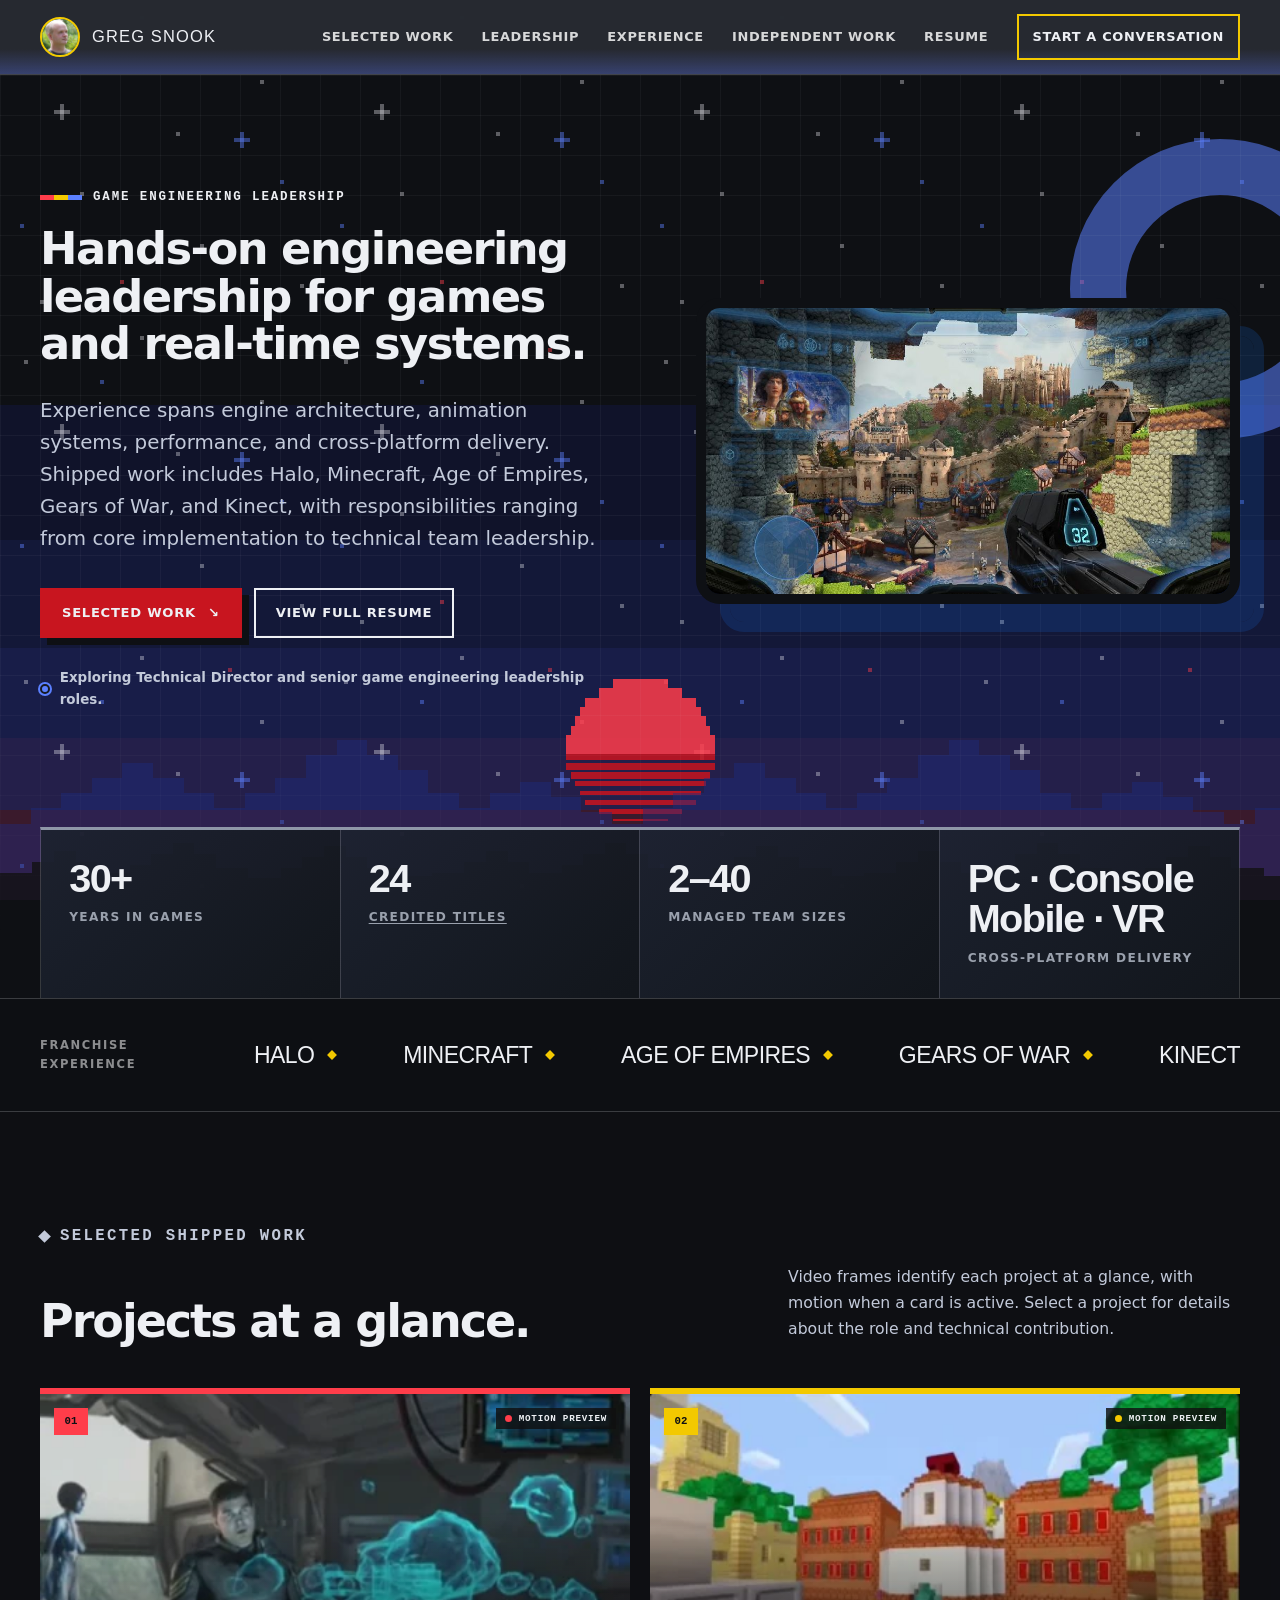
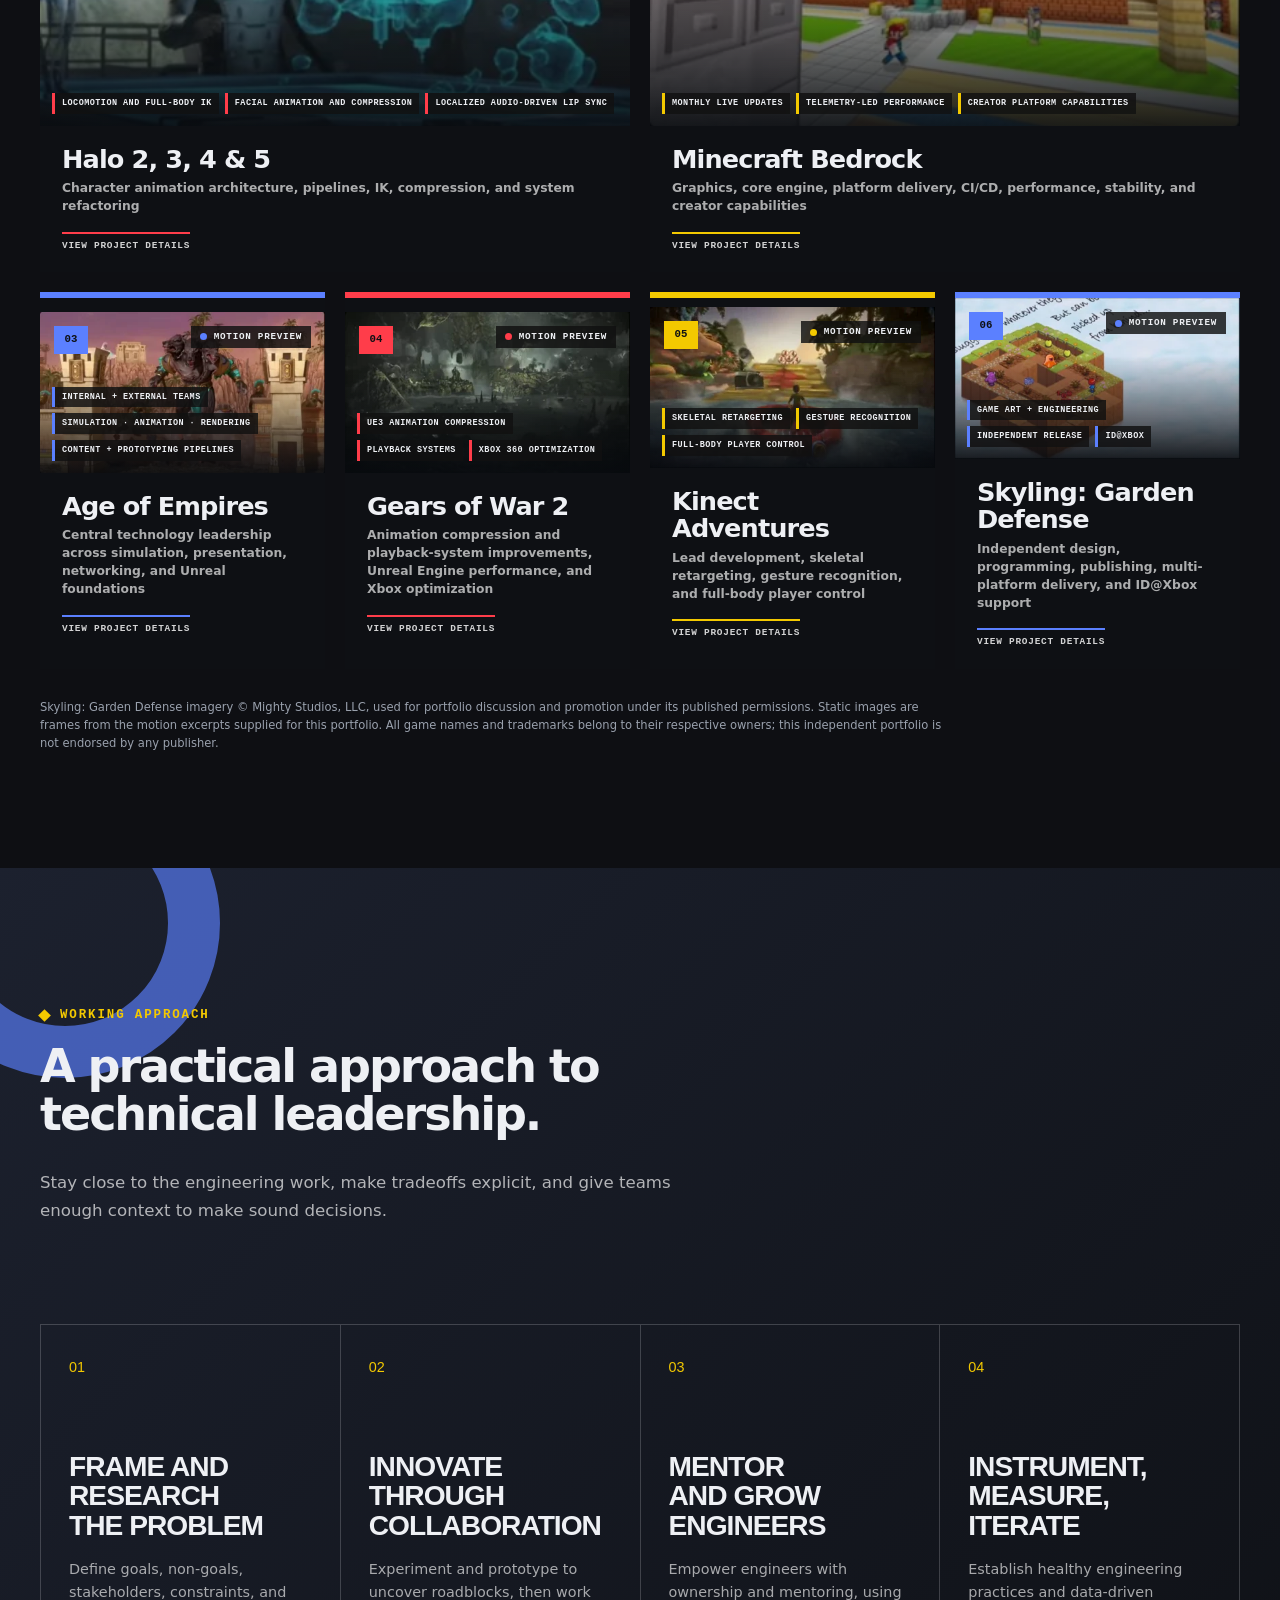
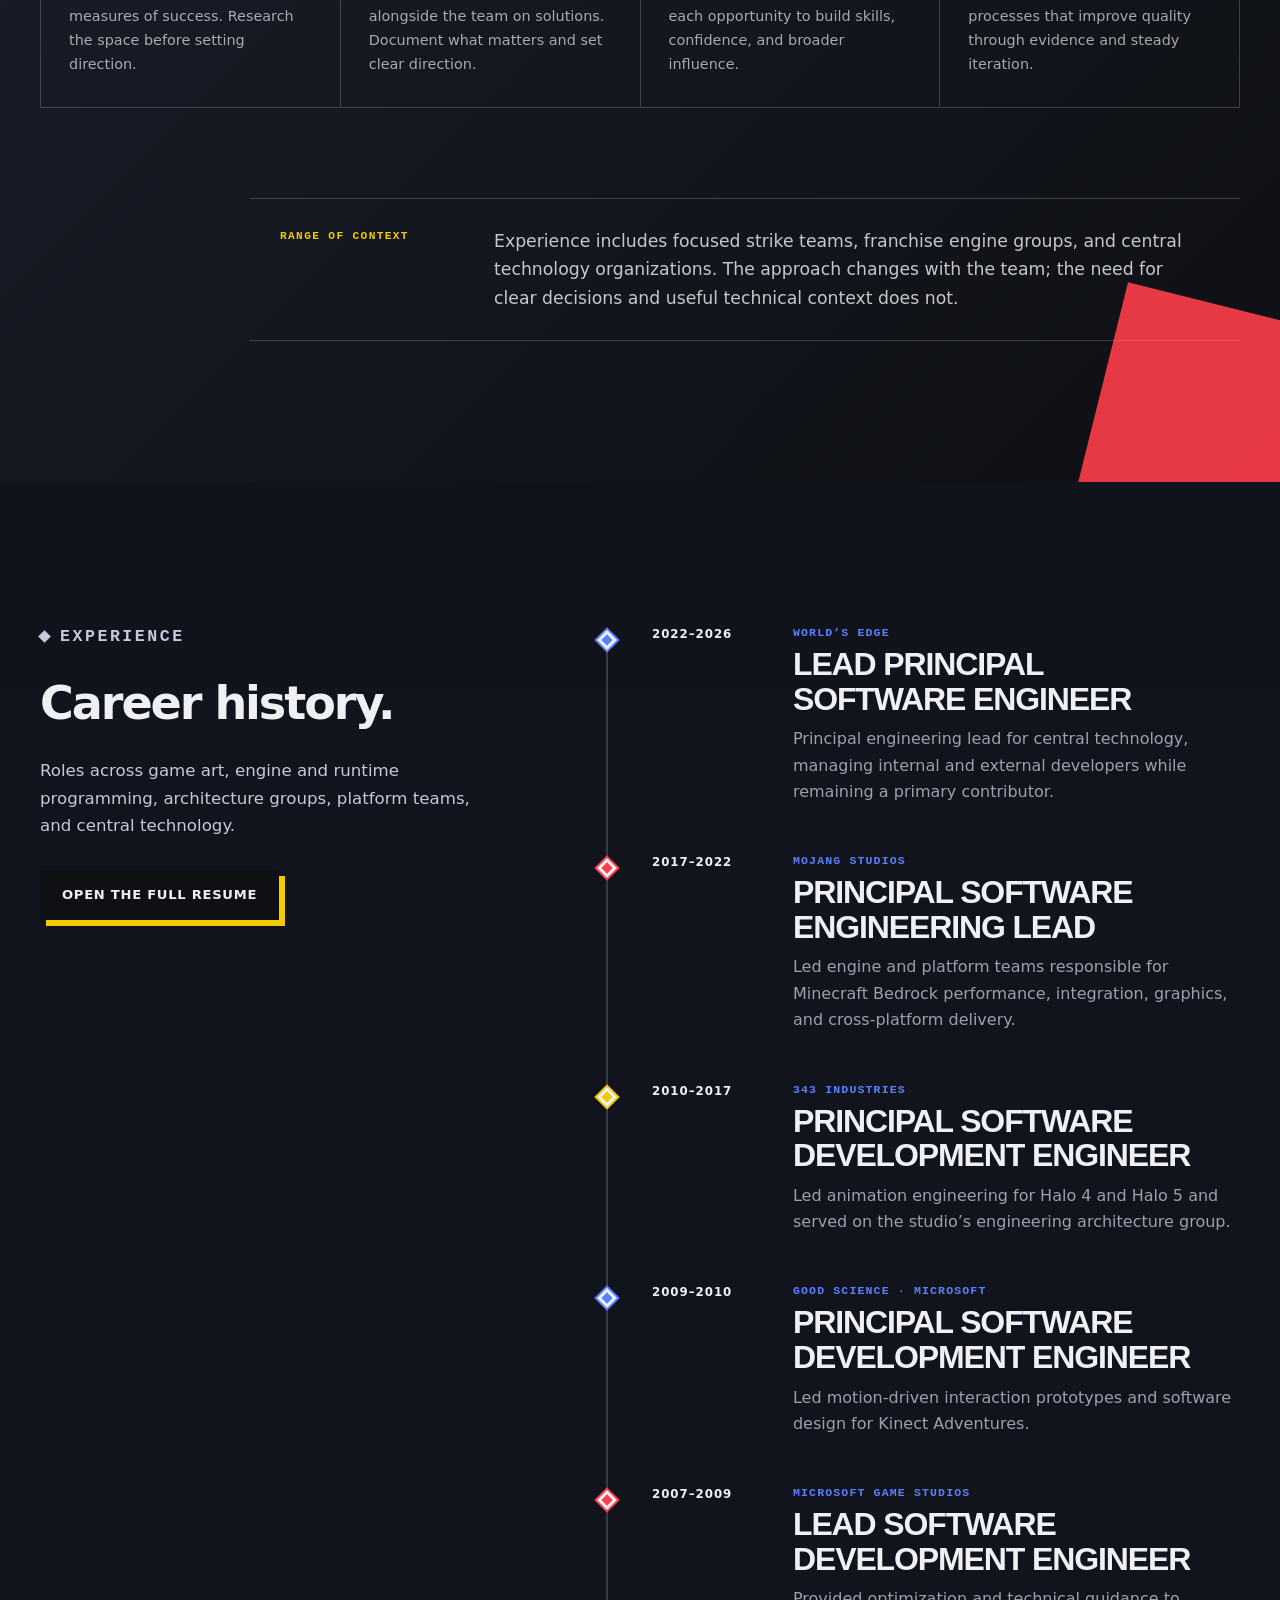
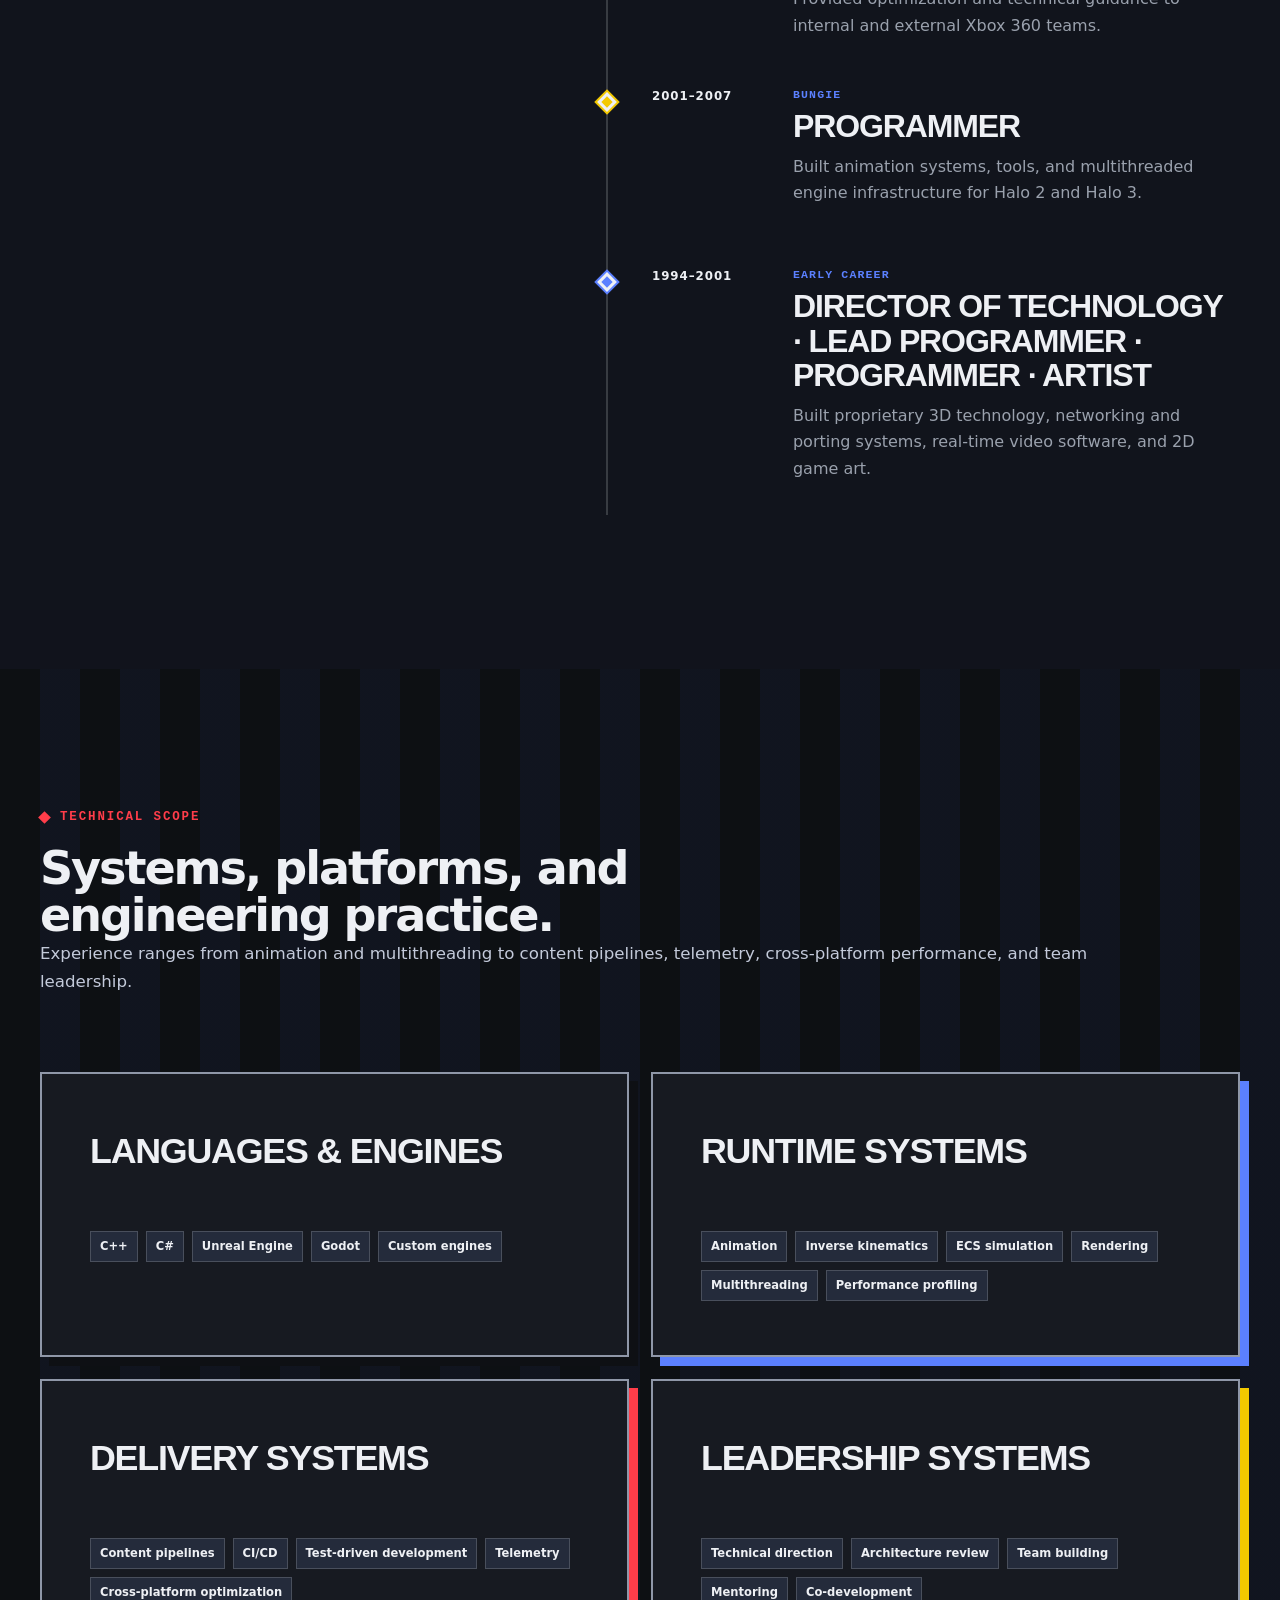
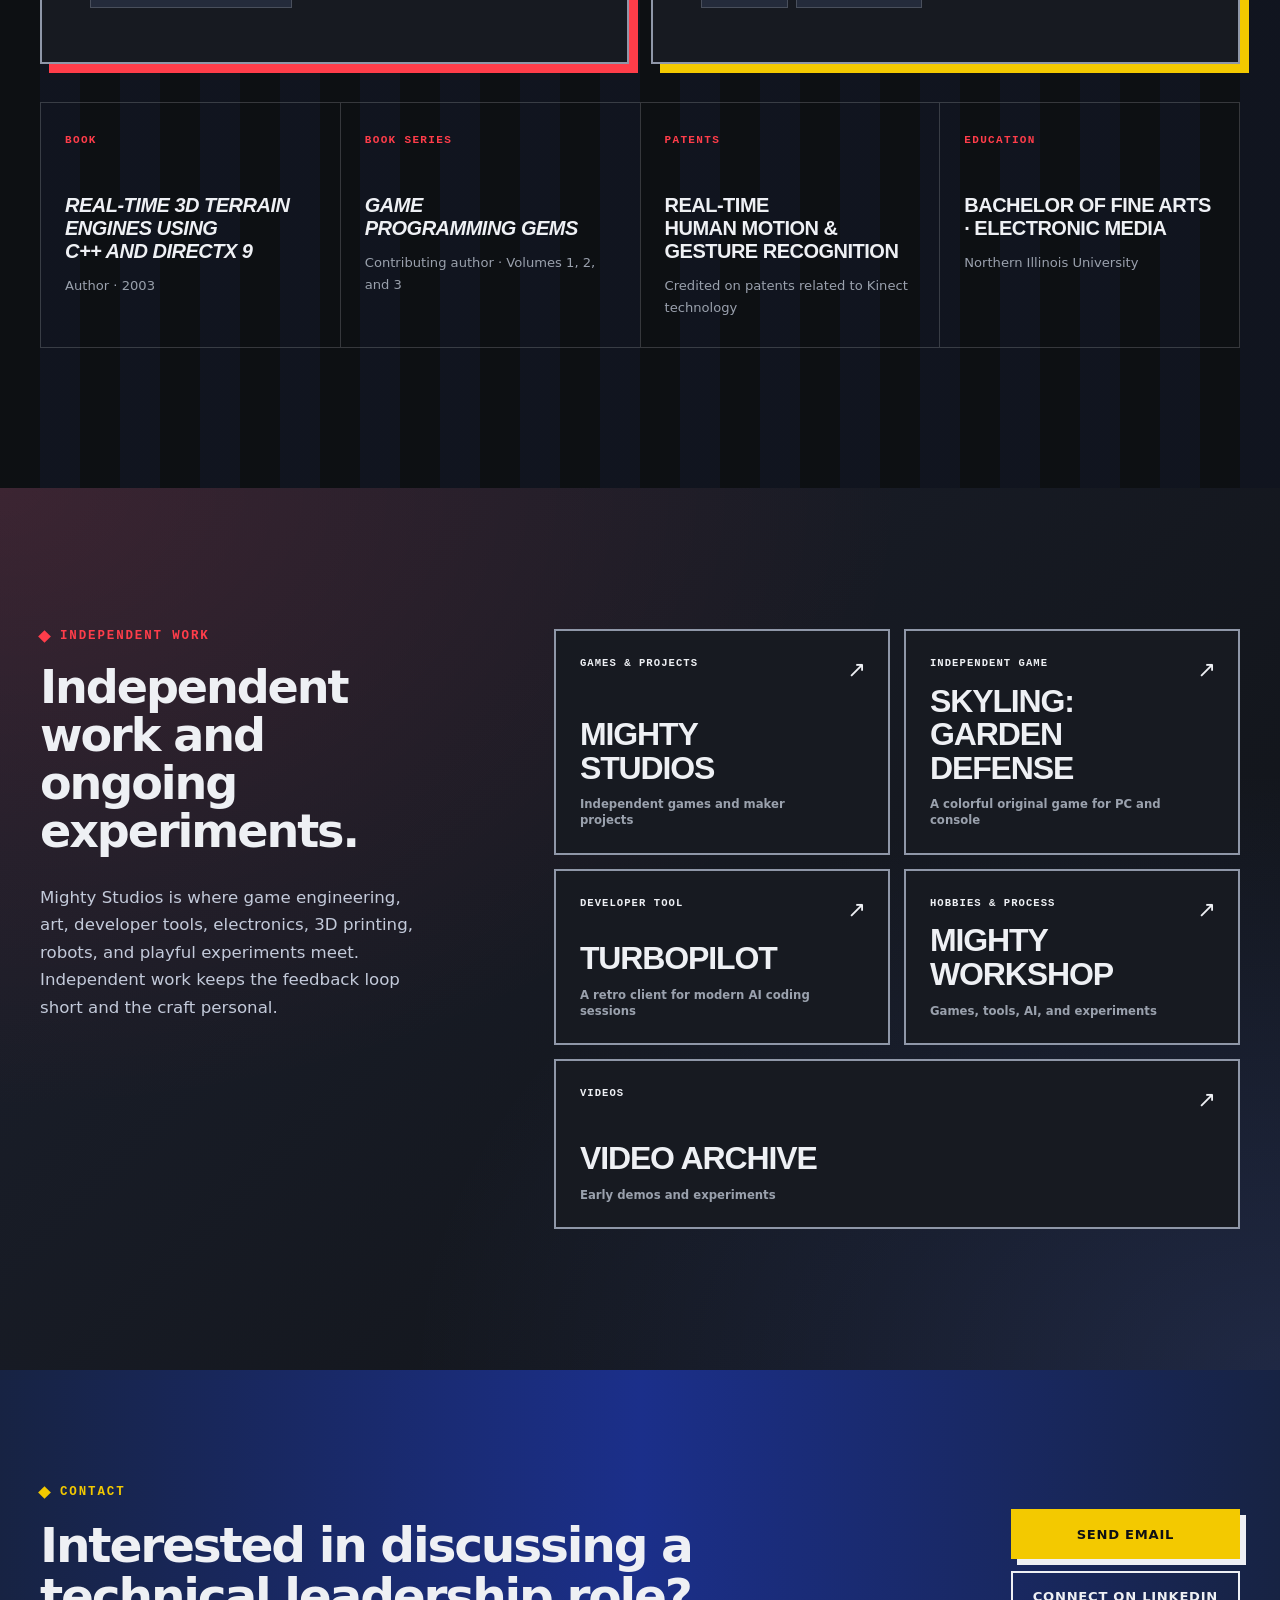
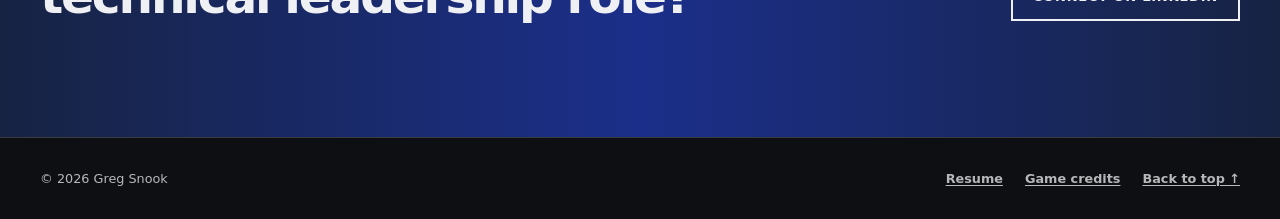
<file: index.html>
<!doctype html>
<html lang="en">
<head>
<!-- Google tag (gtag.js) -->
<script async src="https://www.googletagmanager.com/gtag/js?id=G-6GWG5DMV7N"></script>
<script>
  window.dataLayer = window.dataLayer || [];
  function gtag(){dataLayer.push(arguments);}
  gtag('js', new Date());

  gtag('config', 'G-6GWG5DMV7N');
</script>
  <meta charset="utf-8">
  <meta name="viewport" content="width=device-width, initial-scale=1">
  <meta name="description" content="Greg Snook is a hands-on game technology and engineering leader with three decades of experience across Halo, Minecraft, Age of Empires, Gears of War, and Kinect.">
  <meta name="theme-color" content="#111111">
  <meta property="og:type" content="profile">
  <meta property="og:title" content="Greg Snook | Game Technology &amp; Engineering Leader">
  <meta property="og:description" content="Hands-on technical leadership across game engines, runtime systems, cross-platform delivery, and high-performing teams.">
  <meta name="twitter:card" content="summary">
  <title>Greg Snook | Game Technology &amp; Engineering Leader</title>
  <link rel="icon" href="assets/gs-mark.svg" type="image/svg+xml">
  <link rel="stylesheet" href="styles.css?v=da49ed249ff9">
  <script src="site.js" defer></script>
  <script type="application/ld+json">
    {
      "@context": "https://schema.org",
      "@type": "Person",
      "name": "Greg Snook",
      "jobTitle": "Game Technology and Engineering Leader",
      "address": {
        "@type": "PostalAddress",
        "addressRegion": "WA",
        "addressCountry": "US"
      },
      "alumniOf": {
        "@type": "CollegeOrUniversity",
        "name": "Northern Illinois University"
      },
      "sameAs": [
        "https://www.linkedin.com/in/gsnook/",
        "https://www.mobygames.com/person/115690/greg-snook/",
        "https://www.mightystudios.com/",
        "https://mightygreg.wordpress.com/"
      ],
      "knowsAbout": [
        "Game engine architecture",
        "Technical direction",
        "Engineering leadership",
        "Character animation systems",
        "Performance optimization",
        "Cross-platform game development",
        "C++",
        "C#",
        "Unreal Engine"
      ]
    }
  </script>
</head>
<body>
  <a class="skip-link" href="#main-content">Skip to main content</a>

  <header class="site-header" data-header>
    <div class="shell header-inner">
      <a class="brand" href="#top" aria-label="Greg Snook, home">
        <span class="brand-portrait" aria-hidden="true">
          <img src="assets/portrait.jpg" alt="" width="400" height="400">
        </span>
        <span class="brand-name">Greg Snook</span>
      </a>

      <button class="nav-toggle" type="button" aria-expanded="false" aria-controls="site-nav">
        <span class="sr-only">Toggle navigation</span>
        <span aria-hidden="true"></span>
        <span aria-hidden="true"></span>
        <span aria-hidden="true"></span>
      </button>

      <nav class="site-nav" id="site-nav" aria-label="Primary navigation" data-nav>
        <a href="#gallery">Selected work</a>
        <a href="#leadership">Leadership</a>
        <a href="#experience">Experience</a>
        <a href="#independent">Independent work</a>
        <a href="resume.html">Resume</a>
        <a class="nav-contact" href="#contact">Start a conversation</a>
      </nav>
    </div>
  </header>

  <main id="main-content">
    <section class="hero" id="top" aria-labelledby="hero-title">
      <div class="hero-grid" aria-hidden="true"></div>
      <div class="shell hero-layout">
        <div class="hero-copy">
          <p class="eyebrow"><span></span> Game Engineering Leadership</p>
          <h1 id="hero-title">Hands-on engineering leadership for games and real-time systems.</h1>
          <p class="hero-lede">
            Experience spans engine architecture, animation systems, performance, and
            cross-platform delivery. Shipped work includes Halo, Minecraft, Age of Empires,
            Gears of War, and Kinect, with responsibilities ranging from core implementation
            to technical team leadership.
          </p>
          <div class="hero-actions">
            <a class="button button-primary" href="#gallery">Selected work <span aria-hidden="true">↘</span></a>
            <a class="button button-secondary" href="resume.html">View full resume</a>
          </div>
          <p class="hero-focus">
            <span class="status-dot" aria-hidden="true"></span>
            Exploring Technical Director and senior game engineering leadership roles.
          </p>
        </div>

        <div class="hero-visual">
          <div class="hero-collage">
            <img
              src="assets/collage.jpg"
              alt="Collage combining imagery from several games across Greg Snook's career."
              width="999"
              height="563"
              fetchpriority="high"
            >
          </div>
        </div>
      </div>

      <div class="shell proof-grid" aria-label="Career highlights">
        <article class="proof-item">
          <strong>30+</strong>
          <span>years in games</span>
        </article>
        <article class="proof-item">
          <strong>24</strong>
          <span><a href="https://www.mobygames.com/person/115690/greg-snook/" target="_blank" rel="noreferrer">credited titles</a></span>
        </article>
        <article class="proof-item">
          <strong>2–40</strong>
          <span>Managed team sizes</span>
        </article>
        <article class="proof-item">
          <strong>PC · Console<br>Mobile · VR</strong>
          <span>cross-platform delivery</span>
        </article>
      </div>
    </section>

    <section class="franchise-strip" aria-labelledby="franchise-title">
      <div class="shell">
        <p id="franchise-title">Franchise experience</p>
        <div class="franchise-list">
          <span>Halo</span>
          <span>Minecraft</span>
          <span>Age of Empires</span>
          <span>Gears of War</span>
          <span>Kinect</span>
        </div>
      </div>
    </section>

    <section class="title-gallery" id="gallery" aria-labelledby="gallery-title">
      <div class="shell">
        <div class="gallery-heading">
          <p class="kicker">Selected shipped work</p>
          <h2 id="gallery-title">Projects at a glance.</h2>
          <p>
            Video frames identify each project at a glance, with motion when a card is
            active. Select a project for details about the role and technical contribution.
          </p>
        </div>

        <div class="credit-grid">
          <article
            class="credit-card"
            data-project-preview
          >
            <button
              class="credit-card-button"
              type="button"
              data-dialog-target="project-halo"
              aria-haspopup="dialog"
              aria-controls="project-halo"
            >
              <span class="credit-image">
                <img
                  src="assets/credits/halo-project-frame.webp"
                  alt="Halo cinematic showing a character examining a blue holographic display."
                  width="420"
                  height="240"
                  loading="lazy"
                >
                <video
                  class="credit-video"
                  muted
                  playsinline
                  loop
                  preload="none"
                  poster="assets/credits/halo-project-frame.webp"
                  aria-hidden="true"
                  data-src="assets/halo_segm.webm"
                ></video>
                <span class="credit-highlights" aria-hidden="true">
                  <span>Locomotion and full-body IK</span>
                  <span>Facial animation and compression</span>
                  <span>Localized audio-driven lip sync</span>
                </span>
                <span class="credit-index">01</span>
                <span class="credit-motion" aria-hidden="true"><span></span> Motion preview</span>
              </span>
              <span class="credit-caption">
                <span class="credit-title">Halo 2, 3, 4 & 5</span>
                <span class="credit-role">Character animation architecture, pipelines, IK, compression, and system refactoring</span>
              </span>
            </button>
          </article>

          <article
            class="credit-card"
            data-project-preview
          >
            <button
              class="credit-card-button"
              type="button"
              data-dialog-target="project-minecraft"
              aria-haspopup="dialog"
              aria-controls="project-minecraft"
            >
              <span class="credit-image">
                <img
                  src="assets/credits/minecraft-project-frame.webp"
                  alt="Minecraft gameplay showing a bright marketplace environment with block-built buildings and trees."
                  width="420"
                  height="240"
                  loading="lazy"
                >
                <video
                  class="credit-video"
                  muted
                  playsinline
                  loop
                  preload="none"
                  poster="assets/credits/minecraft-project-frame.webp"
                  aria-hidden="true"
                  data-src="assets/minecraft_segm.webm"
                ></video>
                <span class="credit-highlights" aria-hidden="true">
                  <span>Monthly live updates</span>
                  <span>Telemetry-led performance</span>
                  <span>Creator platform capabilities</span>
                </span>
                <span class="credit-index">02</span>
                <span class="credit-motion" aria-hidden="true"><span></span> Motion preview</span>
              </span>
              <span class="credit-caption">
                <span class="credit-title">Minecraft Bedrock</span>
                <span class="credit-role">Graphics, core engine, platform delivery, CI/CD, performance, stability, and creator capabilities</span>
              </span>
            </button>
          </article>

          <article
            class="credit-card"
            data-project-preview
          >
            <button
              class="credit-card-button"
              type="button"
              data-dialog-target="project-age"
              aria-haspopup="dialog"
              aria-controls="project-age"
            >
              <span class="credit-image">
                <img
                  src="assets/credits/age-of-empires-project-frame.webp"
                  alt="Age of Mythology: Retold cinematic showing a giant mythological creature charging through a temple gate."
                  width="420"
                  height="240"
                  loading="lazy"
                >
                <video
                  class="credit-video"
                  muted
                  playsinline
                  loop
                  preload="none"
                  poster="assets/credits/age-of-empires-project-frame.webp"
                  aria-hidden="true"
                  data-src="assets/age_segm.webm"
                ></video>
                <span class="credit-highlights" aria-hidden="true">
                  <span>Internal + external teams</span>
                  <span>Simulation · animation · rendering</span>
                  <span>Content + prototyping pipelines</span>
                </span>
                <span class="credit-index">03</span>
                <span class="credit-motion" aria-hidden="true"><span></span> Motion preview</span>
              </span>
              <span class="credit-caption">
                <span class="credit-title">Age of Empires</span>
                <span class="credit-role">Central technology leadership across simulation, presentation, networking, and Unreal foundations</span>
              </span>
            </button>
          </article>

          <article
            class="credit-card"
            data-project-preview
          >
            <button
              class="credit-card-button"
              type="button"
              data-dialog-target="project-gears"
              aria-haspopup="dialog"
              aria-controls="project-gears"
            >
              <span class="credit-image">
                <img
                  src="assets/credits/gears-of-war-2-project-frame.webp"
                  alt="Gears of War 2 cinematic showing soldiers crossing a large, smoke-filled battlefield."
                  width="420"
                  height="240"
                  loading="lazy"
                >
                <video
                  class="credit-video"
                  muted
                  playsinline
                  loop
                  preload="none"
                  poster="assets/credits/gears-of-war-2-project-frame.webp"
                  aria-hidden="true"
                  data-src="assets/gears_segm.webm"
                ></video>
                <span class="credit-highlights" aria-hidden="true">
                  <span>UE3 animation compression</span>
                  <span>Playback systems</span>
                  <span>Xbox 360 optimization</span>
                </span>
                <span class="credit-index">04</span>
                <span class="credit-motion" aria-hidden="true"><span></span> Motion preview</span>
              </span>
              <span class="credit-caption">
                <span class="credit-title">Gears of War 2</span>
                <span class="credit-role">Animation compression and playback-system improvements, Unreal Engine performance, and Xbox optimization</span>
              </span>
            </button>
          </article>

          <article
            class="credit-card"
            data-project-preview
          >
            <button
              class="credit-card-button"
              type="button"
              data-dialog-target="project-kinect"
              aria-haspopup="dialog"
              aria-controls="project-kinect"
            >
              <span class="credit-image">
                <img
                  src="assets/credits/kinect-adventures-project-frame.webp"
                  alt="Kinect Adventures gameplay showing an avatar balancing on a red raft in tropical rapids."
                  width="426"
                  height="240"
                  loading="lazy"
                >
                <video
                  class="credit-video"
                  muted
                  playsinline
                  loop
                  preload="none"
                  poster="assets/credits/kinect-adventures-project-frame.webp"
                  aria-hidden="true"
                  data-src="assets/kinect_segm.webm"
                ></video>
                <span class="credit-highlights" aria-hidden="true">
                  <span>Skeletal retargeting</span>
                  <span>Gesture recognition</span>
                  <span>Full-body player control</span>
                </span>
                <span class="credit-index">05</span>
                <span class="credit-motion" aria-hidden="true"><span></span> Motion preview</span>
              </span>
              <span class="credit-caption">
                <span class="credit-title">Kinect Adventures</span>
                <span class="credit-role">Lead development, skeletal retargeting, gesture recognition, and full-body player control</span>
              </span>
            </button>
          </article>

          <article
            class="credit-card credit-card-skyling"
            data-project-preview
          >
            <button
              class="credit-card-button"
              type="button"
              data-dialog-target="project-skyling"
              aria-haspopup="dialog"
              aria-controls="project-skyling"
            >
              <span class="credit-image">
                <img
                  src="assets/credits/skyling-project-frame.webp"
                  alt="Skyling: Garden Defense gameplay showing the character tending an isometric garden while creatures approach."
                  width="426"
                  height="240"
                  loading="lazy"
                >
                <video
                  class="credit-video"
                  muted
                  playsinline
                  loop
                  preload="none"
                  poster="assets/credits/skyling-project-frame.webp"
                  aria-hidden="true"
                  data-src="assets/skyling_segm.webm"
                ></video>
                <span class="credit-highlights" aria-hidden="true">
                  <span>Game art + engineering</span>
                  <span>Independent release</span>
                  <span>ID@Xbox</span>
                </span>
                <span class="credit-index">06</span>
                <span class="credit-motion" aria-hidden="true"><span></span> Motion preview</span>
              </span>
              <span class="credit-caption">
                <span class="credit-title">Skyling: Garden Defense</span>
                <span class="credit-role">Independent design, programming, publishing, multi-platform delivery, and ID@Xbox support</span>
              </span>
            </button>
          </article>
        </div>

        <p class="media-note">
          Skyling: Garden Defense imagery © Mighty Studios, LLC, used for portfolio discussion
          and promotion under its published permissions. Static images are frames from the
          motion excerpts supplied for this portfolio. All game names and trademarks belong to
          their respective owners; this independent portfolio is not endorsed by any publisher.
        </p>
      </div>
    </section>

    <dialog class="project-dialog" id="project-halo" data-accent="red" aria-labelledby="project-halo-title">
      <div class="project-dialog-panel">
        <header class="project-dialog-header">
          <div>
            <p class="project-dialog-kicker">Animation systems and engine architecture</p>
            <h2 id="project-halo-title">Halo</h2>
          </div>
          <button class="project-dialog-close" type="button" data-dialog-close aria-label="Close Halo project details">
            <span aria-hidden="true">×</span>
          </button>
        </header>
        <div class="project-dialog-layout">
          <div class="project-dialog-context">
            <img
              src="assets/credits/halo-project-frame.webp"
              alt=""
              width="420"
              height="240"
              loading="lazy"
            >
            <dl class="project-dialog-facts">
              <div><dt>Teams</dt><dd>Bungie, 343 Industries, Halo Studios</dd></div>
              <div><dt>Roles</dt><dd>Programmer; Principal Software Development Engineer</dd></div>
              <div><dt>Titles</dt><dd>Halo 2–5; unannounced title</dd></div>
            </dl>
          </div>
          <div class="project-dialog-copy">
            <p class="project-dialog-summary">
              Built character-animation technology and engine infrastructure for Halo 2 and
              Halo 3, then led animation engineering on Halo 4 and Halo 5. More recently,
              refactored the animation system for an unannounced Halo Studios title.
            </p>
            <h3>Selected contributions</h3>
            <ul>
              <li>Built runtime animation systems and artist content pipelines, including inverse kinematics and bipedal and quadruped locomotion.</li>
              <li>Led multithreading of the Halo engine for Xbox 360 and developed CPU performance instrumentation.</li>
              <li>Created automated, audio-driven lip sync for localized dialogue without requiring additional animation content.</li>
              <li>Led development of facial animation, lossless compression, full-body inverse kinematics, and character-motion systems for Halo 4 and Halo 5.</li>
              <li>Reviewed technical features across the Halo engine as part of the engineering architecture group.</li>
              <li>Refactored the animation system for an unannounced title at Halo Studios.</li>
            </ul>
          </div>
        </div>
      </div>
    </dialog>

    <dialog class="project-dialog" id="project-minecraft" data-accent="yellow" aria-labelledby="project-minecraft-title">
      <div class="project-dialog-panel">
        <header class="project-dialog-header">
          <div>
            <p class="project-dialog-kicker">Cross-platform engine and platform leadership</p>
            <h2 id="project-minecraft-title">Minecraft Bedrock</h2>
          </div>
          <button class="project-dialog-close" type="button" data-dialog-close aria-label="Close Minecraft project details">
            <span aria-hidden="true">×</span>
          </button>
        </header>
        <div class="project-dialog-layout">
          <div class="project-dialog-context">
            <img
              src="assets/credits/minecraft-project-frame.webp"
              alt=""
              width="420"
              height="240"
              loading="lazy"
            >
            <dl class="project-dialog-facts">
              <div><dt>Team</dt><dd>Mojang Studios</dd></div>
              <div><dt>Role</dt><dd>Principal Software Engineering Lead</dd></div>
              <div><dt>Period</dt><dd>2017–2022</dd></div>
            </dl>
          </div>
          <div class="project-dialog-copy">
            <p class="project-dialog-summary">
              Platform leadership for Minecraft Bedrock combined direct engine work with
              performance, stability, and delivery across mobile, VR, PC, and console.
            </p>
            <h3>Selected contributions</h3>
            <ul>
              <li>Led graphics, core engine platform, and performance and stability work across Bedrock platforms.</li>
              <li>Served as lead engineer for the Nintendo Switch port.</li>
              <li>Led development of user-generated content capabilities supporting Minecraft’s creator ecosystem and content marketplace.</li>
              <li>Championed improvements in visual fidelity and mod support across Minecraft Bedrock.</li>
              <li>Helped establish a developer culture built around CI/CD, telemetry, and test-driven development.</li>
            </ul>
          </div>
        </div>
      </div>
    </dialog>

    <dialog class="project-dialog" id="project-age" data-accent="blue" aria-labelledby="project-age-title">
      <div class="project-dialog-panel">
        <header class="project-dialog-header">
          <div>
            <p class="project-dialog-kicker">Central technology and Unreal Engine foundations</p>
            <h2 id="project-age-title">Age of Empires</h2>
          </div>
          <button class="project-dialog-close" type="button" data-dialog-close aria-label="Close Age of Empires project details">
            <span aria-hidden="true">×</span>
          </button>
        </header>
        <div class="project-dialog-layout">
          <div class="project-dialog-context">
            <img
              src="assets/credits/age-of-empires-project-frame.webp"
              alt=""
              width="420"
              height="240"
              loading="lazy"
            >
            <dl class="project-dialog-facts">
              <div><dt>Team</dt><dd>World’s Edge</dd></div>
              <div><dt>Role</dt><dd>Lead Principal Software Engineer</dd></div>
              <div><dt>Period</dt><dd>2022–2026</dd></div>
            </dl>
          </div>
          <div class="project-dialog-copy">
            <p class="project-dialog-summary">
              Led technical development within the studio’s central technology team while
              staying hands-on across simulation, presentation, and networking.
            </p>
            <h3>Selected contributions</h3>
            <ul>
              <li>Led internal and external developers working across core game-technology disciplines.</li>
              <li>Developed an Unreal Engine framework with custom simulation, animation, and rendering, balancing modern visuals with lower-end hardware constraints.</li>
              <li>Built architecture and content pipelines that helped an unreleased Age of Empires project progress from concept to a playable demo in under eight months.</li>
              <li>Created a placeholder-asset pipeline for rapid prototyping from legacy content.</li>
              <li>Delivered late-stage performance optimizations for Age of Mythology: Retold.</li>
            </ul>
          </div>
        </div>
      </div>
    </dialog>

    <dialog class="project-dialog" id="project-gears" data-accent="red" aria-labelledby="project-gears-title">
      <div class="project-dialog-panel">
        <header class="project-dialog-header">
          <div>
            <p class="project-dialog-kicker">Animation compression and Xbox optimization</p>
            <h2 id="project-gears-title">Gears of War 2</h2>
          </div>
          <button class="project-dialog-close" type="button" data-dialog-close aria-label="Close Gears of War project details">
            <span aria-hidden="true">×</span>
          </button>
        </header>
        <div class="project-dialog-layout">
          <div class="project-dialog-context">
            <img
              src="assets/credits/gears-of-war-2-project-frame.webp"
              alt=""
              width="420"
              height="240"
              loading="lazy"
            >
            <dl class="project-dialog-facts">
              <div><dt>Team</dt><dd>Microsoft Game Studios publishing engineering</dd></div>
              <div><dt>Role</dt><dd>Lead Software Development Engineer</dd></div>
              <div><dt>Period</dt><dd>2007–2009</dd></div>
            </dl>
          </div>
          <div class="project-dialog-copy">
            <p class="project-dialog-summary">
              Supported the project through Microsoft’s publishing engineering group,
              combining hands-on engine optimization with technical guidance for the
              external development team.
            </p>
            <h3>Selected contributions</h3>
            <ul>
              <li>Improved animation compression and playback systems for Gears of War 2.</li>
              <li>Tuned runtime animation performance for Xbox 360.</li>
              <li>Delivered changes later incorporated into the licensed Unreal Engine 3.</li>
            </ul>
          </div>
        </div>
      </div>
    </dialog>

    <dialog class="project-dialog" id="project-kinect" data-accent="yellow" aria-labelledby="project-kinect-title">
      <div class="project-dialog-panel">
        <header class="project-dialog-header">
          <div>
            <p class="project-dialog-kicker">Motion-driven interaction and prototyping</p>
            <h2 id="project-kinect-title">Kinect Adventures</h2>
          </div>
          <button class="project-dialog-close" type="button" data-dialog-close aria-label="Close Kinect project details">
            <span aria-hidden="true">×</span>
          </button>
        </header>
        <div class="project-dialog-layout">
          <div class="project-dialog-context">
            <img
              src="assets/credits/kinect-adventures-project-frame.webp"
              alt=""
              width="426"
              height="240"
              loading="lazy"
            >
            <dl class="project-dialog-facts">
              <div><dt>Team</dt><dd>Good Science</dd></div>
              <div><dt>Role</dt><dd>Principal Software Development Engineer</dd></div>
              <div><dt>Period</dt><dd>2009–2010</dd></div>
            </dl>
          </div>
          <div class="project-dialog-copy">
            <p class="project-dialog-summary">
              Joined the Kinect Adventures engineering leadership team during the early
              development of motion-driven, full-body interaction.
            </p>
            <h3>Selected contributions</h3>
            <ul>
              <li>Led early Kinect prototyping and software design for motion-driven play.</li>
              <li>Focused on live skeletal retargeting and gesture recognition so player movement could control on-screen characters.</li>
              <li>Led engineering for the Ricochet Kinect demonstration presented at E3 2009.</li>
              <li>Named inventor on several patents covering skeletal retargeting and player gesture controls.</li>
            </ul>
          </div>
        </div>
      </div>
    </dialog>

    <dialog class="project-dialog" id="project-skyling" data-accent="blue" aria-labelledby="project-skyling-title">
      <div class="project-dialog-panel">
        <header class="project-dialog-header">
          <div>
            <p class="project-dialog-kicker">Independent development</p>
            <h2 id="project-skyling-title">Skyling: Garden Defense</h2>
          </div>
          <button class="project-dialog-close" type="button" data-dialog-close aria-label="Close Skyling project details">
            <span aria-hidden="true">×</span>
          </button>
        </header>
        <div class="project-dialog-layout">
          <div class="project-dialog-context">
            <img
              src="assets/credits/skyling-project-frame.webp"
              alt=""
              width="426"
              height="240"
              loading="lazy"
            >
            <dl class="project-dialog-facts">
              <div><dt>Context</dt><dd>Mighty Studios</dd></div>
              <div><dt>Project type</dt><dd>Independent title</dd></div>
              <div><dt>Program</dt><dd>ID@Xbox</dd></div>
              <div><dt>Focus</dt><dd>Game art and engineering</dd></div>
            </dl>
          </div>
          <div class="project-dialog-copy">
            <p class="project-dialog-summary">
              An independent game project bringing together a game-art background with
              hands-on engineering and product delivery.
            </p>
            <h3>Selected contributions</h3>
            <ul>
              <li>Developed and released through Mighty Studios alongside ongoing games and tools work.</li>
              <li>Combined programming and game-art experience in a complete, player-facing project.</li>
              <li>Carried the work beyond a technology prototype into a released independent title.</li>
              <li>Helped foster Microsoft’s ID@Xbox program for indie games.</li>
            </ul>
          </div>
        </div>
      </div>
    </dialog>

    <section class="section section-leadership" id="leadership" aria-labelledby="leadership-title">
      <div class="shell">
        <div class="leadership-intro reveal">
          <p class="kicker kicker-light">Working approach</p>
          <h2 id="leadership-title">A practical approach to technical leadership.</h2>
          <p>
            Stay close to the engineering work, make tradeoffs explicit, and give teams
            enough context to make sound decisions.
          </p>
        </div>

        <div class="leadership-grid">
          <article class="leadership-card reveal">
            <span class="leadership-number">01</span>
            <h3>Frame and research the problem</h3>
            <p>Define goals, non-goals, stakeholders, constraints, and measures of success. Research the space before setting direction.</p>
          </article>
          <article class="leadership-card reveal">
            <span class="leadership-number">02</span>
            <h3>Innovate through collaboration</h3>
            <p>Experiment and prototype to uncover roadblocks, then work alongside the team on solutions. Document what matters and set clear direction.</p>
          </article>
          <article class="leadership-card reveal">
            <span class="leadership-number">03</span>
            <h3>Mentor and grow engineers</h3>
            <p>Empower engineers with ownership and mentoring, using each opportunity to build skills, confidence, and broader influence.</p>
          </article>
          <article class="leadership-card reveal">
            <span class="leadership-number">04</span>
            <h3>Instrument, measure, iterate</h3>
            <p>Establish healthy engineering practices and data-driven processes that improve quality through evidence and steady iteration.</p>
          </article>
        </div>

        <div class="leadership-note reveal">
          <span>Range of context</span>
          <p>
            Experience includes focused strike teams, franchise engine groups, and central
            technology organizations. The approach changes with the team; the need for clear
            decisions and useful technical context does not.
          </p>
        </div>
      </div>
    </section>

    <section class="section section-experience" id="experience" aria-labelledby="experience-title">
      <div class="shell experience-layout">
        <div class="experience-heading reveal">
          <p class="kicker">Experience</p>
          <h2 id="experience-title">Career history.</h2>
          <p>
            Roles across game art, engine and runtime programming, architecture groups,
            platform teams, and central technology.
          </p>
          <a class="button button-dark" href="resume.html">Open the full resume</a>
        </div>

        <ol class="timeline">
          <li class="timeline-item reveal">
            <div class="timeline-date">2022–2026</div>
            <div class="timeline-content">
              <p class="timeline-company">World’s Edge</p>
              <h3>Lead Principal Software Engineer</h3>
              <p>Principal engineering lead for central technology, managing internal and external developers while remaining a primary contributor.</p>
            </div>
          </li>
          <li class="timeline-item reveal">
            <div class="timeline-date">2017–2022</div>
            <div class="timeline-content">
              <p class="timeline-company">Mojang Studios</p>
              <h3>Principal Software Engineering Lead</h3>
              <p>Led engine and platform teams responsible for Minecraft Bedrock performance, integration, graphics, and cross-platform delivery.</p>
            </div>
          </li>
          <li class="timeline-item reveal">
            <div class="timeline-date">2010–2017</div>
            <div class="timeline-content">
              <p class="timeline-company">343 Industries</p>
              <h3>Principal Software Development Engineer</h3>
              <p>Led animation engineering for Halo 4 and Halo 5 and served on the studio’s engineering architecture group.</p>
            </div>
          </li>
          <li class="timeline-item reveal">
            <div class="timeline-date">2009–2010</div>
            <div class="timeline-content">
              <p class="timeline-company">Good Science · Microsoft</p>
              <h3>Principal Software Development Engineer</h3>
              <p>Led motion-driven interaction prototypes and software design for Kinect Adventures.</p>
            </div>
          </li>
          <li class="timeline-item reveal">
            <div class="timeline-date">2007–2009</div>
            <div class="timeline-content">
              <p class="timeline-company">Microsoft Game Studios</p>
              <h3>Lead Software Development Engineer</h3>
              <p>Provided optimization and technical guidance to internal and external Xbox 360 teams.</p>
            </div>
          </li>
          <li class="timeline-item reveal">
            <div class="timeline-date">2001–2007</div>
            <div class="timeline-content">
              <p class="timeline-company">Bungie</p>
              <h3>Programmer</h3>
              <p>Built animation systems, tools, and multithreaded engine infrastructure for Halo 2 and Halo 3.</p>
            </div>
          </li>
          <li class="timeline-item timeline-item-early reveal">
            <div class="timeline-date">1994–2001</div>
            <div class="timeline-content">
              <p class="timeline-company">Early career</p>
              <h3>Director of Technology · Lead Programmer · Programmer · Artist</h3>
              <p>Built proprietary 3D technology, networking and porting systems, real-time video software, and 2D game art.</p>
            </div>
          </li>
        </ol>
      </div>
    </section>

    <section class="section section-depth" aria-labelledby="depth-title">
      <div class="shell">
        <div class="section-heading section-heading-wide reveal">
          <p class="kicker">Technical scope</p>
          <h2 id="depth-title">Systems, platforms, and engineering practice.</h2>
          <p>
            Experience ranges from animation and multithreading to content pipelines,
            telemetry, cross-platform performance, and team leadership.
          </p>
        </div>

        <div class="expertise-grid">
          <article class="expertise-card reveal">
            <h3>Languages &amp; engines</h3>
            <ul class="tag-list">
              <li>C++</li>
              <li>C#</li>
              <li>Unreal Engine</li>
              <li>Godot</li>
              <li>Custom engines</li>
            </ul>
          </article>
          <article class="expertise-card reveal">
            <h3>Runtime systems</h3>
            <ul class="tag-list">
              <li>Animation</li>
              <li>Inverse kinematics</li>
              <li>ECS simulation</li>
              <li>Rendering</li>
              <li>Multithreading</li>
              <li>Performance profiling</li>
            </ul>
          </article>
          <article class="expertise-card reveal">
            <h3>Delivery systems</h3>
            <ul class="tag-list">
              <li>Content pipelines</li>
              <li>CI/CD</li>
              <li>Test-driven development</li>
              <li>Telemetry</li>
              <li>Cross-platform optimization</li>
            </ul>
          </article>
          <article class="expertise-card reveal">
            <h3>Leadership systems</h3>
            <ul class="tag-list">
              <li>Technical direction</li>
              <li>Architecture review</li>
              <li>Team building</li>
              <li>Mentoring</li>
              <li>Co-development</li>
            </ul>
          </article>
        </div>

        <div class="credentials-grid">
          <article class="credential-card reveal">
            <p class="credential-type">Book</p>
            <h3><cite>Real-Time 3D Terrain Engines Using C++ and DirectX 9</cite></h3>
            <p>Author · 2003</p>
          </article>
          <article class="credential-card reveal">
            <p class="credential-type">Book series</p>
            <h3><cite>Game Programming Gems</cite></h3>
            <p>Contributing author · Volumes 1, 2, and 3</p>
          </article>
          <article class="credential-card reveal">
            <p class="credential-type">Patents</p>
            <h3>Real-time human motion &amp; gesture recognition</h3>
            <p>Credited on patents related to Kinect technology</p>
          </article>
          <article class="credential-card reveal">
            <p class="credential-type">Education</p>
            <h3>Bachelor of Fine Arts · Electronic Media</h3>
            <p>Northern Illinois University</p>
          </article>
        </div>
      </div>
    </section>

    <section class="section section-independent" id="independent" aria-labelledby="independent-title">
      <div class="shell independent-layout">
        <div class="independent-copy reveal">
          <p class="kicker">Independent work</p>
          <h2 id="independent-title">Independent work and ongoing experiments.</h2>
          <p>
            Mighty Studios is where game engineering, art, developer tools, electronics,
            3D printing, robots, and playful experiments meet. Independent work keeps the
            feedback loop short and the craft personal.
          </p>
        </div>

        <div class="independent-links">
          <a class="independent-card reveal" href="https://www.mightystudios.com/" target="_blank" rel="noreferrer">
            <span class="independent-label">Games &amp; projects</span>
            <strong>Mighty Studios</strong>
            <span class="independent-description">Independent games and maker projects</span>
            <span aria-hidden="true">↗</span>
          </a>
          <a class="independent-card reveal" href="https://store.steampowered.com/app/577160/Skyling_Garden_Defense/" target="_blank" rel="noreferrer">
            <span class="independent-label">Independent game</span>
            <strong>Skyling: Garden Defense</strong>
            <span class="independent-description">A colorful original game for PC and console</span>
            <span aria-hidden="true">↗</span>
          </a>
          <a class="independent-card reveal" href="https://github.com/mightystudios/TurboPilot" target="_blank" rel="noreferrer">
            <span class="independent-label">Developer tool</span>
            <strong>TurboPilot</strong>
            <span class="independent-description">A retro client for modern AI coding sessions</span>
            <span aria-hidden="true">↗</span>
          </a>
          <a class="independent-card reveal" href="https://mightygreg.wordpress.com/" target="_blank" rel="noreferrer">
            <span class="independent-label">Hobbies &amp; process</span>
            <strong>Mighty Workshop</strong>
            <span class="independent-description">Games, tools, AI, and experiments</span>
            <span aria-hidden="true">↗</span>
          </a>
          <a class="independent-card independent-card-wide reveal" href="https://www.youtube.com/@seattlesnook/videos" target="_blank" rel="noreferrer">
            <span class="independent-label">Videos</span>
            <strong>Video Archive</strong>
            <span class="independent-description">Early demos and experiments</span>
            <span aria-hidden="true">↗</span>
          </a>
        </div>
      </div>
    </section>

    <section class="contact" id="contact" aria-labelledby="contact-title">
      <div class="shell contact-inner">
        <div>
          <p class="kicker kicker-light">Contact</p>
          <h2 id="contact-title">Interested in discussing a technical leadership role?</h2>
        </div>
        <div class="contact-actions">
          <a class="button button-yellow" href="mailto:snookg@msn.com">Send email</a>
          <a class="button button-outline-light" href="https://www.linkedin.com/in/gsnook/" target="_blank" rel="noreferrer">Connect on LinkedIn</a>
        </div>
      </div>
    </section>
  </main>

  <footer class="site-footer">
    <div class="shell footer-inner">
      <p>© <span data-year>2026</span> Greg Snook</p>
      <div class="footer-links">
        <a href="resume.html">Resume</a>
        <a href="https://www.mobygames.com/person/115690/greg-snook/" target="_blank" rel="noreferrer">Game credits</a>
        <a href="#top">Back to top ↑</a>
      </div>
    </div>
  </footer>
</body>
</html>
</file>
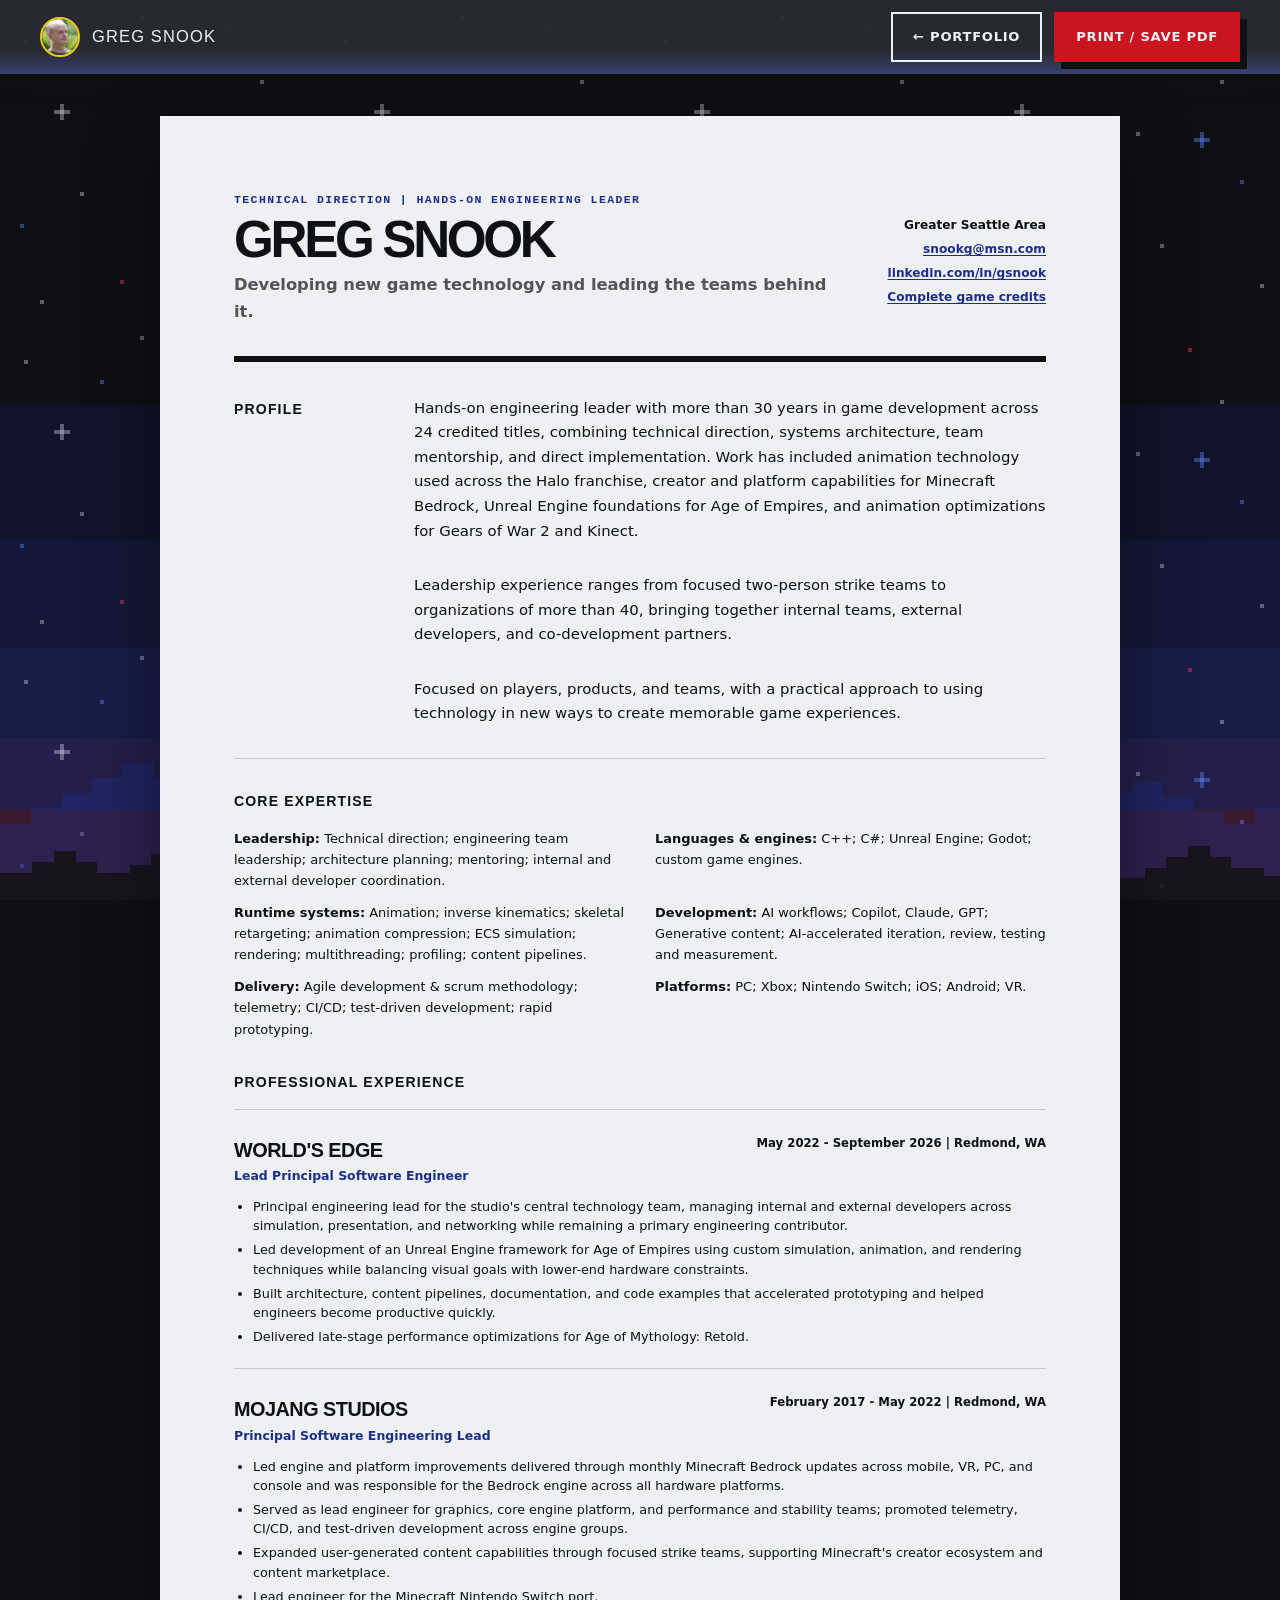
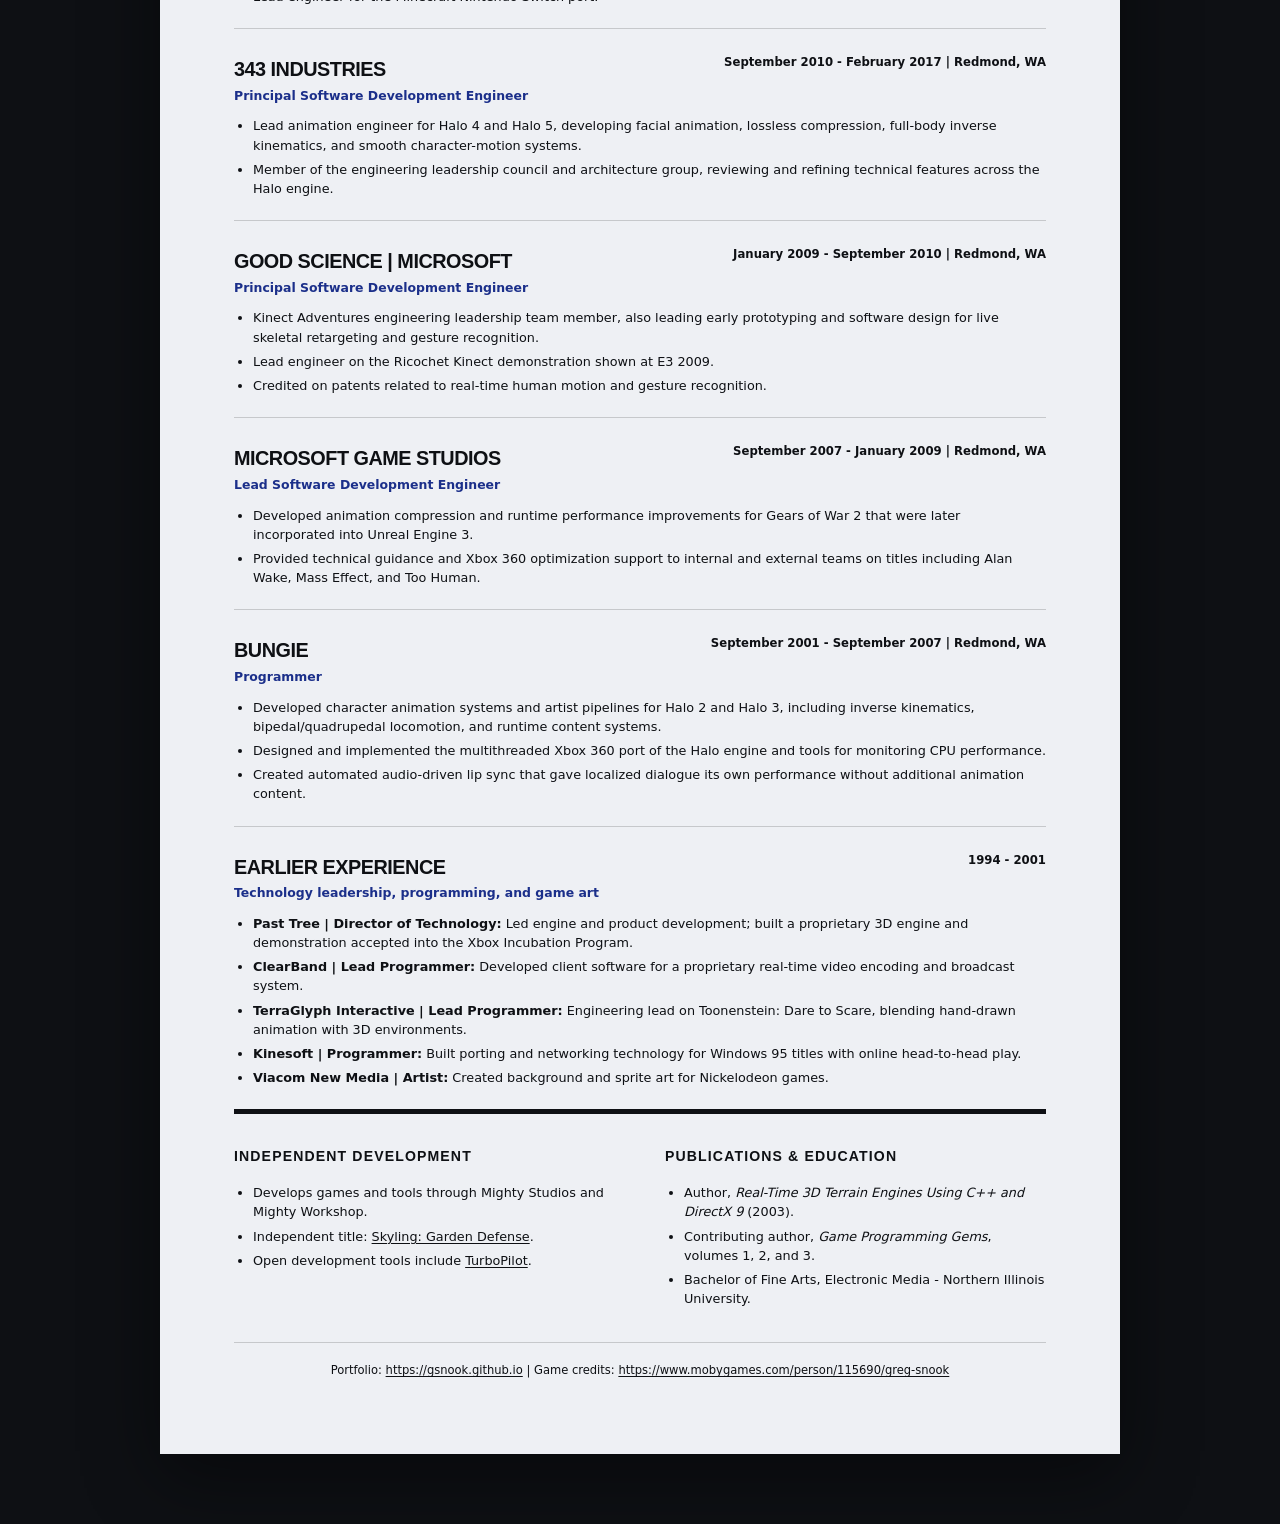
<file: resume.html>
<!doctype html>
<html lang="en">
<head>
<!-- Google tag (gtag.js) -->
<script async src="https://www.googletagmanager.com/gtag/js?id=G-6GWG5DMV7N"></script>
<script>
  window.dataLayer = window.dataLayer || [];
  function gtag(){dataLayer.push(arguments);}
  gtag('js', new Date());

  gtag('config', 'G-6GWG5DMV7N');
</script>
  <meta charset="utf-8">
  <meta name="viewport" content="width=device-width, initial-scale=1">
  <meta name="description" content="Resume for Greg Snook, a hands-on game technology leader specializing in technical direction, engine architecture, and cross-platform delivery.">
  <meta name="theme-color" content="#111111">
  <title>Resume | Greg Snook</title>
  <link rel="icon" href="assets/gs-mark.svg" type="image/svg+xml">
  <link rel="stylesheet" href="styles.css?v=da49ed249ff9">
  <script src="site.js" defer></script>
</head>
<body class="resume-body">
  <a class="skip-link" href="#resume-content">Skip to resume</a>

  <header class="resume-toolbar">
    <div class="shell resume-toolbar-inner">
      <a class="brand" href="index.html" aria-label="Return to Greg Snook portfolio">
        <span class="brand-portrait" aria-hidden="true">
          <img src="assets/portrait.jpg" alt="" width="400" height="400">
        </span>
        <span class="brand-name">Greg Snook</span>
      </a>
      <div class="resume-toolbar-actions">
        <a class="button button-secondary" href="index.html">← Portfolio</a>
        <button class="button button-primary" type="button" data-print>Print / save PDF</button>
      </div>
    </div>
  </header>

  <main class="resume-document" id="resume-content">
    <header class="resume-header">
      <div>
        <p class="resume-kicker">Technical Direction | Hands-on Engineering Leader</p>
        <h1>Greg Snook</h1>
        <p class="resume-headline">Developing new game technology and leading the teams behind it.</p>
      </div>
      <address class="resume-contact">
        <span>Greater Seattle Area</span>
        <a href="mailto:snookg@msn.com">snookg@msn.com</a>
        <a href="https://www.linkedin.com/in/gsnook/">linkedin.com/in/gsnook</a>
        <a href="https://www.mobygames.com/person/115690/greg-snook/">Complete game credits</a>
      </address>
    </header>

    <section class="resume-summary" aria-labelledby="resume-summary-title">
      <h2 id="resume-summary-title">Profile</h2>
      <p>
        Hands-on engineering leader with more than 30 years in game development across 24 credited titles, combining technical direction, systems architecture, team mentorship, and direct implementation. Work has included animation technology used across the Halo franchise, creator and platform capabilities for Minecraft Bedrock, Unreal Engine foundations for Age of Empires, and animation optimizations for Gears of War 2 and Kinect.
      </p>
      <p>
Leadership experience ranges from focused two-person strike teams to organizations of more than 40, bringing together internal teams, external developers, and co-development partners.
      </p>
      <p>
Focused on players, products, and teams, with a practical approach to using technology in new ways to create memorable game experiences.
      </p>
    </section>

    <section class="resume-section" aria-labelledby="resume-expertise-title">
      <h2 id="resume-expertise-title">Core expertise</h2>
      <div class="resume-expertise">
        <p><strong>Leadership:</strong> Technical direction; engineering team leadership; architecture planning; mentoring; internal and external developer coordination.</p>
        <p><strong>Languages &amp; engines:</strong> C++; C#; Unreal Engine; Godot; custom game engines.</p>
        <p><strong>Runtime systems:</strong> Animation; inverse kinematics; skeletal retargeting; animation compression; ECS simulation; rendering; multithreading; profiling; content pipelines.</p>
        <p><strong>Development:</strong> AI workflows; Copilot, Claude, GPT; Generative content; AI-accelerated iteration, review, testing and measurement.</p>
        <p><strong>Delivery:</strong> Agile development &amp; scrum methodology; telemetry; CI/CD; test-driven development; rapid prototyping.</p>
        <p><strong>Platforms:</strong> PC; Xbox; Nintendo Switch; iOS; Android; VR.</p>
      </div>
    </section>

    <section class="resume-section" aria-labelledby="resume-experience-title">
      <h2 id="resume-experience-title">Professional experience</h2>

      <article class="resume-role">
        <header>
          <div>
            <h3>World's Edge</h3>
            <p>Lead Principal Software Engineer</p>
          </div>
          <p class="resume-role-date">May 2022 - September 2026 | Redmond, WA</p>
        </header>
        <ul>
          <li>Principal engineering lead for the studio's central technology team, managing internal and external developers across simulation, presentation, and networking while remaining a primary engineering contributor.</li>
          <li>Led development of an Unreal Engine framework for Age of Empires using custom simulation, animation, and rendering techniques while balancing visual goals with lower-end hardware constraints.</li>
          <li>Built architecture, content pipelines, documentation, and code examples that accelerated prototyping and helped engineers become productive quickly.</li>
          <li>Delivered late-stage performance optimizations for Age of Mythology: Retold.</li>
        </ul>
      </article>

      <article class="resume-role">
        <header>
          <div>
            <h3>Mojang Studios</h3>
            <p>Principal Software Engineering Lead</p>
          </div>
          <p class="resume-role-date">February 2017 - May 2022 | Redmond, WA</p>
        </header>
        <ul>
          <li>Led engine and platform improvements delivered through monthly Minecraft Bedrock updates across mobile, VR, PC, and console and was responsible for the Bedrock engine across all hardware platforms.</li>
          <li>Served as lead engineer for graphics, core engine platform, and performance and stability teams; promoted telemetry, CI/CD, and test-driven development across engine groups.</li>
          <li>Expanded user-generated content capabilities through focused strike teams, supporting Minecraft's creator ecosystem and content marketplace.</li>
          <li>Lead engineer for the Minecraft Nintendo Switch port.</li>
        </ul>
      </article>

      <article class="resume-role">
        <header>
          <div>
            <h3>343 Industries</h3>
            <p>Principal Software Development Engineer</p>
          </div>
          <p class="resume-role-date">September 2010 - February 2017 | Redmond, WA</p>
        </header>
        <ul>
          <li>Lead animation engineer for Halo 4 and Halo 5, developing facial animation, lossless compression, full-body inverse kinematics, and smooth character-motion systems.</li>
          <li>Member of the engineering leadership council and architecture group, reviewing and refining technical features across the Halo engine.</li>
        </ul>
      </article>

      <article class="resume-role">
        <header>
          <div>
            <h3>Good Science | Microsoft</h3>
            <p>Principal Software Development Engineer</p>
          </div>
          <p class="resume-role-date">January 2009 - September 2010 | Redmond, WA</p>
        </header>
        <ul>
          <li>Kinect Adventures engineering leadership team member, also leading early prototyping and software design for live skeletal retargeting and gesture recognition.</li>
          <li>Lead engineer on the Ricochet Kinect demonstration shown at E3 2009.</li>
          <li>Credited on patents related to real-time human motion and gesture recognition.</li>
        </ul>
      </article>

      <article class="resume-role">
        <header>
          <div>
            <h3>Microsoft Game Studios</h3>
            <p>Lead Software Development Engineer</p>
          </div>
          <p class="resume-role-date">September 2007 - January 2009 | Redmond, WA</p>
        </header>
        <ul>
          <li>Developed animation compression and runtime performance improvements for Gears of War 2 that were later incorporated into Unreal Engine 3.</li>
          <li>Provided technical guidance and Xbox 360 optimization support to internal and external teams on titles including Alan Wake, Mass Effect, and Too Human.</li>
        </ul>
      </article>

      <article class="resume-role">
        <header>
          <div>
            <h3>Bungie</h3>
            <p>Programmer</p>
          </div>
          <p class="resume-role-date">September 2001 - September 2007 | Redmond, WA</p>
        </header>
        <ul>
          <li>Developed character animation systems and artist pipelines for Halo 2 and Halo 3, including inverse kinematics, bipedal/quadrupedal locomotion, and runtime content systems.</li>
          <li>Designed and implemented the multithreaded Xbox 360 port of the Halo engine and tools for monitoring CPU performance.</li>
          <li>Created automated audio-driven lip sync that gave localized dialogue its own performance without additional animation content.</li>
        </ul>
      </article>

      <article class="resume-role resume-role-compact">
        <header>
          <div>
            <h3>Earlier experience</h3>
            <p>Technology leadership, programming, and game art</p>
          </div>
          <p class="resume-role-date">1994 - 2001</p>
        </header>
        <ul>
          <li><strong>Past Tree | Director of Technology:</strong> Led engine and product development; built a proprietary 3D engine and demonstration accepted into the Xbox Incubation Program.</li>
          <li><strong>ClearBand | Lead Programmer:</strong> Developed client software for a proprietary real-time video encoding and broadcast system.</li>
          <li><strong>TerraGlyph Interactive | Lead Programmer:</strong> Engineering lead on Toonenstein: Dare to Scare, blending hand-drawn animation with 3D environments.</li>
          <li><strong>Kinesoft | Programmer:</strong> Built porting and networking technology for Windows 95 titles with online head-to-head play.</li>
          <li><strong>Viacom New Media | Artist:</strong> Created background and sprite art for Nickelodeon games.</li>
        </ul>
      </article>
    </section>

    <section class="resume-section resume-two-column" aria-label="Independent work, publications, and education">
      <div>
        <h2>Independent development</h2>
        <ul>
          <li>Develops games and tools through Mighty Studios and Mighty Workshop.</li>
          <li>Independent title: <a href="https://store.steampowered.com/app/577160/Skyling_Garden_Defense/">Skyling: Garden Defense</a>.</li>
          <li>Open development tools include <a href="https://github.com/mightystudios/TurboPilot">TurboPilot</a>.</li>
        </ul>
      </div>
      <div>
        <h2>Publications &amp; education</h2>
        <ul>
          <li>Author, <cite>Real-Time 3D Terrain Engines Using C++ and DirectX 9</cite> (2003).</li>
          <li>Contributing author, <cite>Game Programming Gems</cite>, volumes 1, 2, and 3.</li>
          <li>Bachelor of Fine Arts, Electronic Media - Northern Illinois University.</li>
        </ul>
      </div>
    </section>

    <footer class="resume-footer">
      <p>Portfolio: <a href="https://gsnook.github.io/index.html">https://gsnook.github.io</a> | Game credits: <a href="https://www.mobygames.com/person/115690/greg-snook/">https://www.mobygames.com/person/115690/greg-snook</a></p>
    </footer>
  </main>
</body>
</html>
</file>
<file: styles.css>
:root {
  color-scheme: dark;
  --ink: #0e1014;
  --ink-soft: #171a21;
  --paper: #171a21;
  --paper-deep: #1f232c;
  --white: #eef0f4;
  --blue: #5b80ff;
  --blue-deep: #1b2f8a;
  --red: #ff3d4a;
  --red-deep: #c8151f;
  --yellow: #f3c900;
  --line: rgba(238, 240, 244, 0.18);
  --line-light: rgba(238, 240, 244, 0.2);
  --retro-muted: #c3cada;
  --retro-muted-soft: #9aa1ad;
  --shadow: 0 22px 70px rgba(0, 0, 0, 0.45);
  --radius-sm: 8px;
  --radius-md: 18px;
  --radius-lg: 30px;
  --shell: min(1200px, calc(100% - 40px));
  --font-display: "Arial Black", "Arial Narrow", Arial, sans-serif;
  --font-body: Inter, ui-sans-serif, system-ui, -apple-system, BlinkMacSystemFont, "Segoe UI", sans-serif;
  --font-mono: "Cascadia Code", "Fira Code", Consolas, "Courier New", monospace;
}

*,
*::before,
*::after {
  box-sizing: border-box;
}

html {
  scroll-behavior: smooth;
}

body {
  position: relative;
  min-width: 320px;
  margin: 0;
  background-color: var(--ink);
  background-image:
    url("data:image/svg+xml,%3Csvg xmlns='http://www.w3.org/2000/svg' width='160' height='160' shape-rendering='crispEdges'%3E%3Cg fill='%23eef0f4' fill-opacity='.352'%3E%3Crect x='12' y='20' width='2' height='2'/%3E%3Crect x='70' y='8' width='2' height='2'/%3E%3Crect x='130' y='40' width='2' height='2'/%3E%3Crect x='40' y='96' width='2' height='2'/%3E%3Crect x='100' y='122' width='2' height='2'/%3E%3Crect x='150' y='142' width='2' height='2'/%3E%3Crect x='20' y='150' width='2' height='2'/%3E%3Crect x='88' y='66' width='2' height='2'/%3E%3Crect x='30' y='52' width='2' height='8'/%3E%3Crect x='27' y='55' width='8' height='2'/%3E%3C/g%3E%3Cg fill='%235b80ff' fill-opacity='.448'%3E%3Crect x='50' y='30' width='2' height='2'/%3E%3Crect x='140' y='90' width='2' height='2'/%3E%3Crect x='10' y='112' width='2' height='2'/%3E%3Crect x='120' y='66' width='2' height='8'/%3E%3Crect x='117' y='69' width='8' height='2'/%3E%3C/g%3E%3Cg fill='%23ff3d4a' fill-opacity='.448'%3E%3Crect x='114' y='14' width='2' height='2'/%3E%3Crect x='60' y='140' width='2' height='2'/%3E%3C/g%3E%3C/svg%3E"),
    linear-gradient(180deg, #0e1014 0 45%, #10132a 45% 60%, #131838 60% 72%, #181d48 72% 82%, #241f4a 82% 90%, #3a1a2c 90% 100%);
  background-attachment: fixed;
  background-size: 320px 320px, 100% 100%;
  color: var(--white);
  font-family: var(--font-body);
  font-size: 16px;
  isolation: isolate;
  line-height: 1.65;
  text-rendering: optimizeLegibility;
  -webkit-font-smoothing: antialiased;
}

body::before {
  position: fixed;
  z-index: -1;
  right: 0;
  bottom: 0;
  left: 0;
  height: 30vh;
  background-image:
    url("data:image/svg+xml,%3Csvg xmlns='http://www.w3.org/2000/svg' viewBox='0 0 320 120' shape-rendering='crispEdges'%3E%3Cpath fill='%2312151d' d='M0 120V100H24V92H40V84H56V92H72V100H96V94H112V86H128V78H144V86H160V96H184V104H208V96H224V88H240V80H256V88H272V96H296V102H320V120Z'/%3E%3C/svg%3E"),
    url("data:image/svg+xml,%3Csvg xmlns='http://www.w3.org/2000/svg' viewBox='0 0 320 120' shape-rendering='crispEdges'%3E%3Cpath fill='%231b2f8a' fill-opacity='.45' d='M0 120V80H16V72H32V64H48V56H64V48H80V56H96V64H112V72H128V64H144V56H160V44H176V36H192V44H208V52H224V64H240V72H256V64H272V58H288V66H304V74H320V120Z'/%3E%3C/svg%3E"),
    url("data:image/svg+xml,%3Csvg xmlns='http://www.w3.org/2000/svg' viewBox='0 0 64 64' shape-rendering='crispEdges'%3E%3Cg fill='%23ff3d4a'%3E%3Crect x='20' y='0' width='24' height='4'/%3E%3Crect x='14' y='4' width='36' height='4'/%3E%3Crect x='8' y='8' width='48' height='4'/%3E%3Crect x='6' y='12' width='52' height='4'/%3E%3Crect x='4' y='16' width='56' height='4'/%3E%3Crect x='2' y='20' width='60' height='4'/%3E%3Crect x='0' y='24' width='64' height='8'/%3E%3C/g%3E%3Cg fill='%23c8151f'%3E%3Crect x='0' y='32' width='64' height='3'/%3E%3Crect x='0' y='36' width='64' height='3'/%3E%3Crect x='2' y='40' width='60' height='3'/%3E%3Crect x='4' y='44' width='56' height='2'/%3E%3Crect x='6' y='48' width='52' height='2'/%3E%3Crect x='8' y='52' width='48' height='2'/%3E%3Crect x='14' y='56' width='36' height='2'/%3E%3Crect x='20' y='60' width='24' height='1'/%3E%3C/g%3E%3C/svg%3E");
  background-position: left bottom, left bottom, center 40%;
  background-repeat: repeat-x, repeat-x, no-repeat;
  background-size: auto 60%, auto 85%, auto 55%;
  content: "";
  opacity: 0.85;
  pointer-events: none;
}

section[id] {
  scroll-margin-top: 78px;
}

body::selection {
  background: var(--yellow);
  color: var(--ink);
}

img,
svg {
  display: block;
  max-width: 100%;
}

a {
  color: inherit;
  text-decoration-thickness: 0.08em;
  text-underline-offset: 0.18em;
}

button,
input,
textarea,
select {
  font: inherit;
}

button,
a {
  -webkit-tap-highlight-color: transparent;
}

:focus-visible {
  outline: 3px solid var(--yellow);
  outline-offset: 4px;
}

h1,
h2,
h3,
p {
  margin-top: 0;
}

h1,
h2,
h3 {
  text-wrap: balance;
}

.shell {
  width: var(--shell);
  margin-inline: auto;
}

.sr-only {
  position: absolute;
  width: 1px;
  height: 1px;
  padding: 0;
  margin: -1px;
  overflow: hidden;
  clip: rect(0, 0, 0, 0);
  white-space: nowrap;
  border: 0;
}

.skip-link {
  position: fixed;
  z-index: 1000;
  top: 12px;
  left: 12px;
  padding: 10px 16px;
  background: var(--yellow);
  color: var(--ink);
  font-weight: 800;
  transform: translateY(-160%);
  transition: transform 160ms ease;
}

.skip-link:focus {
  transform: translateY(0);
}

.site-header {
  position: sticky;
  z-index: 100;
  top: 0;
  border-bottom: 1px solid rgba(255, 255, 255, 0.12);
  background: linear-gradient(0deg, #37416e, transparent 33.33%), rgba(40, 43, 50, 0.96);
  color: var(--white);
  backdrop-filter: blur(14px);
}

.header-inner,
.resume-toolbar-inner {
  min-height: 74px;
  display: flex;
  align-items: center;
  justify-content: space-between;
  gap: 28px;
}

.brand {
  display: inline-flex;
  align-items: center;
  gap: 12px;
  color: inherit;
  text-decoration: none;
}

.brand-portrait {
  width: 40px;
  height: 40px;
  overflow: hidden;
  border: 2px solid var(--yellow);
  border-radius: 50%;
  background: #456f37;
  flex: 0 0 auto;
}

.brand-portrait img {
  width: 100%;
  height: 100%;
  object-fit: cover;
  transform: scale(1.32);
  transform-origin: 62% 32%;
}

.brand-name {
  font-family: var(--font-display);
  font-size: 1.03rem;
  letter-spacing: 0.07em;
  text-transform: uppercase;
}

.site-nav {
  display: flex;
  align-items: center;
  gap: clamp(18px, 2.2vw, 32px);
}

.site-nav a {
  position: relative;
  color: rgba(255, 255, 255, 0.82);
  font-size: 0.81rem;
  font-weight: 800;
  letter-spacing: 0.05em;
  text-decoration: none;
  text-transform: uppercase;
}

.site-nav > a:not(.nav-contact)::after {
  position: absolute;
  right: 0;
  bottom: -7px;
  left: 0;
  height: 2px;
  background: var(--yellow);
  content: "";
  transform: scaleX(0);
  transform-origin: left;
  transition: transform 180ms ease;
}

.site-nav > a:hover {
  color: var(--white);
}

.site-nav > a:hover::after {
  transform: scaleX(1);
}

.site-nav .nav-contact {
  padding: 10px 14px;
  border: 2px solid var(--yellow);
  color: var(--white);
}

.site-nav .nav-contact:hover {
  background: var(--yellow);
  color: var(--ink);
}

.nav-toggle {
  display: none;
  width: 44px;
  height: 44px;
  padding: 10px;
  border: 0;
  background: transparent;
  color: var(--white);
  cursor: pointer;
  flex-direction: column;
  justify-content: center;
  gap: 5px;
}

.nav-toggle span:not(.sr-only) {
  display: block;
  width: 24px;
  height: 2px;
  background: currentColor;
  transition: transform 180ms ease, opacity 180ms ease;
}

.nav-toggle[aria-expanded="true"] span:nth-of-type(2) {
  transform: translateY(7px) rotate(45deg);
}

.nav-toggle[aria-expanded="true"] span:nth-of-type(3) {
  opacity: 0;
}

.nav-toggle[aria-expanded="true"] span:nth-of-type(4) {
  transform: translateY(-7px) rotate(-45deg);
}

.hero {
  position: relative;
  overflow: hidden;
  padding: clamp(76px, 9vw, 132px) 0 0;
  background: transparent;
}

.hero-grid {
  position: absolute;
  inset: 0;
  pointer-events: none;
  background-image:
    linear-gradient(rgba(238, 240, 244, 0.045) 1px, transparent 1px),
    linear-gradient(90deg, rgba(238, 240, 244, 0.045) 1px, transparent 1px);
  background-size: 40px 40px;
  mask-image: linear-gradient(to bottom, black 0%, black 64%, transparent 94%);
}

.hero::before {
  position: absolute;
  top: 64px;
  right: -90px;
  width: 300px;
  height: 300px;
  border: 56px solid var(--blue);
  border-radius: 50%;
  content: "";
  opacity: 0.54;
  transform: rotate(-12deg);
}

.hero-layout {
  position: relative;
  display: grid;
  grid-template-columns: minmax(0, 1.02fr) minmax(430px, 0.98fr);
  align-items: center;
  gap: clamp(48px, 7vw, 100px);
}

.hero-copy {
  position: relative;
  z-index: 2;
}

.eyebrow,
.kicker {
  display: flex;
  align-items: center;
  gap: 11px;
  margin-bottom: 20px;
  font-size: 0.78rem;
  font-family: var(--font-mono);
  font-weight: 900;
  letter-spacing: 0.15em;
  line-height: 1.2;
  text-transform: uppercase;
}

.eyebrow span {
  width: 42px;
  height: 5px;
  background: linear-gradient(90deg, var(--red) 0 33%, var(--yellow) 33% 66%, var(--blue) 66%);
}

.hero h1 {
  max-width: 760px;
  margin-bottom: 27px;
  font-family: var(--font-body);
  font-size: clamp(2.45rem, 3.5vw, 3.7rem);
  font-weight: 780;
  letter-spacing: -0.035em;
  line-height: 1.06;
}

.hero-lede {
  max-width: 680px;
  margin-bottom: 33px;
  color: var(--retro-muted);
  font-size: clamp(1.05rem, 1.55vw, 1.3rem);
  line-height: 1.62;
}

.hero-actions,
.contact-actions,
.resume-toolbar-actions {
  display: flex;
  flex-wrap: wrap;
  gap: 12px;
}

.button {
  display: inline-flex;
  min-height: 50px;
  align-items: center;
  justify-content: center;
  gap: 12px;
  padding: 12px 20px;
  border: 2px solid transparent;
  border-radius: 0;
  font-size: 0.82rem;
  font-weight: 900;
  letter-spacing: 0.055em;
  line-height: 1.2;
  text-decoration: none;
  text-transform: uppercase;
  cursor: pointer;
  transition: transform 160ms ease, box-shadow 160ms ease, background-color 160ms ease, color 160ms ease;
}

.button:hover {
  transform: translateY(-3px);
}

.button-primary {
  background: var(--red-deep);
  color: var(--white);
  box-shadow: 7px 7px 0 var(--ink);
}

.button-primary:hover {
  background: var(--red);
  box-shadow: 4px 4px 0 var(--ink);
}

.button-secondary {
  border-color: var(--white);
  background: transparent;
  color: var(--white);
}

.button-secondary:hover {
  background: var(--white);
  color: var(--ink);
}

.button-dark {
  background: var(--ink);
  color: var(--white);
  box-shadow: 6px 6px 0 var(--yellow);
}

.button-dark:hover {
  background: var(--blue-deep);
}

.button-yellow {
  background: var(--yellow);
  color: var(--ink);
  box-shadow: 6px 6px 0 var(--white);
}

.button-yellow:hover {
  background: var(--white);
}

.button-outline-light {
  border-color: var(--white);
  background: transparent;
  color: var(--white);
}

.button-outline-light:hover {
  background: var(--white);
  color: var(--ink);
}

.hero-focus {
  display: flex;
  align-items: center;
  gap: 10px;
  margin: 29px 0 0;
  color: var(--retro-muted);
  font-size: 0.84rem;
  font-weight: 700;
}

.status-dot {
  width: 10px;
  height: 10px;
  border: 2px solid var(--paper);
  border-radius: 50%;
  background: var(--blue);
  box-shadow: 0 0 0 2px var(--blue);
}

.hero-visual {
  position: relative;
  z-index: 1;
  filter: drop-shadow(24px 28px 0 rgba(23, 105, 224, 0.19));
}

.hero-collage {
  aspect-ratio: 16 / 9;
  overflow: hidden;
  border: 10px solid var(--ink);
  border-radius: 24px;
  background: var(--ink);
}

.hero-collage img {
  width: 100%;
  height: 100%;
  object-fit: cover;
}

.proof-grid {
  position: relative;
  display: grid;
  margin-top: clamp(70px, 9vw, 124px);
  border-top: 3px solid #8f97a8;
  border-right: 1px solid var(--line);
  border-left: 1px solid var(--line);
  grid-template-columns: repeat(4, 1fr);
}

.proof-item {
  min-height: 150px;
  padding: 28px clamp(18px, 2.2vw, 32px);
  border-right: 1px solid var(--line);
  background: linear-gradient(135deg, rgba(29, 34, 48, 0.94), rgba(19, 22, 28, 0.94));
}

.proof-item:last-child {
  border-right: 0;
}

.proof-item strong {
  display: block;
  margin-bottom: 5px;
  font-family: var(--font-display);
  font-size: clamp(1.8rem, 3.1vw, 3rem);
  letter-spacing: -0.04em;
  line-height: 1.02;
}

.proof-item span {
  color: var(--retro-muted-soft);
  font-size: 0.76rem;
  font-weight: 900;
  letter-spacing: 0.11em;
  text-transform: uppercase;
}

.franchise-strip {
  overflow: hidden;
  border-top: 1px solid var(--line-light);
  border-bottom: 1px solid var(--line-light);
  background: rgba(14, 16, 20, 0.92);
  color: var(--white);
}

.franchise-strip .shell {
  display: grid;
  min-height: 112px;
  grid-template-columns: 180px 1fr;
  align-items: center;
  gap: 34px;
}

.franchise-strip p {
  margin: 0;
  color: rgba(255, 255, 255, 0.53);
  font-size: 0.72rem;
  font-weight: 900;
  letter-spacing: 0.14em;
  text-transform: uppercase;
}

.franchise-list {
  display: flex;
  flex-wrap: wrap;
  align-items: center;
  justify-content: space-between;
  gap: 18px 28px;
}

.franchise-list span {
  position: relative;
  font-family: var(--font-display);
  font-size: clamp(1.08rem, 1.8vw, 1.55rem);
  letter-spacing: -0.025em;
  line-height: 1;
  text-transform: uppercase;
}

.franchise-list span:not(:last-child)::after {
  position: absolute;
  top: 50%;
  right: -18px;
  width: 7px;
  height: 7px;
  background: var(--yellow);
  content: "";
  transform: translate(50%, -50%) rotate(45deg);
}

.title-gallery {
  padding: clamp(78px, 9vw, 124px) 0;
  background: rgba(14, 16, 20, 0.86);
}

.gallery-heading {
  display: grid;
  margin-bottom: 42px;
  grid-template-columns: minmax(0, 1fr) minmax(280px, 0.7fr);
  align-items: end;
  column-gap: clamp(40px, 8vw, 110px);
  row-gap: 18px;
}

.gallery-heading .kicker {
  grid-column: 1 / -1;
  margin-bottom: 0;
}

.gallery-heading h2 {
  margin-bottom: 0;
  font-family: var(--font-body);
  font-size: clamp(2.2rem, 3.6vw, 3.65rem);
  font-weight: 820;
  letter-spacing: -0.045em;
  line-height: 1.04;
}

.gallery-heading > p {
  margin-bottom: 4px;
  color: var(--retro-muted);
  font-size: 0.98rem;
}

.credit-grid {
  display: grid;
  grid-template-columns: repeat(12, minmax(0, 1fr));
  gap: 20px;
}

.credit-card {
  --card-accent: var(--blue);
  grid-column: span 3;
  border-top: 6px solid var(--card-accent);
  background: var(--ink);
  color: var(--white);
}

.credit-card:nth-child(1),
.credit-card:nth-child(2) {
  grid-column: span 6;
}

.credit-card:nth-child(1),
.credit-card:nth-child(4) {
  --card-accent: var(--red);
}

.credit-card:nth-child(2),
.credit-card:nth-child(5) {
  --card-accent: var(--yellow);
}

.credit-card-button {
  display: block;
  width: 100%;
  height: 100%;
  padding: 0;
  border: 0;
  background: transparent;
  color: inherit;
  font: inherit;
  text-align: left;
  cursor: pointer;
}

.credit-image {
  position: relative;
  display: block;
  aspect-ratio: 16 / 9;
  overflow: hidden;
  background: var(--ink-soft);
}

.credit-image img {
  width: 100%;
  height: 100%;
  object-fit: cover;
  transition: transform 260ms ease, filter 260ms ease, opacity 220ms ease;
}

.credit-video {
  position: absolute;
  z-index: 1;
  inset: 0;
  width: 100%;
  height: 100%;
  border: 0;
  background: var(--ink);
  filter: saturate(0.9) contrast(1.04) brightness(0.9);
  object-fit: cover;
  opacity: 0;
  pointer-events: none;
  transition: opacity 240ms ease;
}

.credit-image::after {
  position: absolute;
  z-index: 2;
  right: 0;
  bottom: 0;
  left: 0;
  height: 64%;
  background: linear-gradient(to top, rgba(8, 11, 15, 0.92), transparent);
  content: "";
  pointer-events: none;
}

.credit-card.is-previewing .credit-video {
  opacity: 1;
}

.credit-index {
  position: absolute;
  z-index: 4;
  top: 14px;
  left: 14px;
  min-width: 34px;
  padding: 5px 8px;
  background: var(--card-accent);
  color: var(--ink);
  font-family: var(--font-mono);
  font-size: 0.67rem;
  font-weight: 900;
  text-align: center;
}

.credit-motion {
  position: absolute;
  z-index: 4;
  top: 14px;
  right: 14px;
  display: none;
  align-items: center;
  gap: 7px;
  padding: 6px 9px;
  background: rgba(17, 17, 17, 0.82);
  color: var(--white);
  font-family: var(--font-mono);
  font-size: 0.58rem;
  font-weight: 900;
  letter-spacing: 0.08em;
  line-height: 1;
  text-transform: uppercase;
}

.credit-highlights {
  position: absolute;
  z-index: 3;
  right: 12px;
  bottom: 12px;
  left: 12px;
  display: flex;
  align-items: flex-end;
  flex-wrap: wrap;
  gap: 6px;
  pointer-events: none;
}

.credit-highlights > span {
  padding: 5px 7px;
  border-left: 3px solid var(--card-accent);
  background: rgba(17, 17, 17, 0.84);
  color: var(--white);
  font-family: var(--font-mono);
  font-size: 0.53rem;
  font-weight: 900;
  letter-spacing: 0.055em;
  line-height: 1.25;
  text-transform: uppercase;
}

.has-motion-previews .credit-motion {
  display: flex;
}

.credit-motion > span {
  width: 7px;
  height: 7px;
  border-radius: 50%;
  background: var(--card-accent);
}

.credit-card.is-previewing .credit-motion > span {
  animation: preview-pulse 1.4s ease-in-out infinite;
}

.credit-card.preview-unavailable .credit-motion {
  display: none;
}

@keyframes preview-pulse {
  50% {
    opacity: 0.4;
    transform: scale(0.65);
  }
}

.credit-card:hover .credit-image img {
  filter: saturate(1.08);
  transform: scale(1.025);
}

.credit-card-button:focus-visible {
  outline: 4px solid var(--yellow);
  outline-offset: 4px;
}

.credit-caption {
  display: block;
  min-height: 126px;
  padding: 20px 22px 22px;
}

.credit-caption::after {
  display: block;
  width: fit-content;
  margin-top: 16px;
  padding-top: 7px;
  border-top: 2px solid var(--card-accent);
  color: rgba(255, 255, 255, 0.82);
  content: "View project details";
  font-family: var(--font-mono);
  font-size: 0.59rem;
  font-weight: 900;
  letter-spacing: 0.08em;
  line-height: 1;
  text-transform: uppercase;
}

.credit-title {
  display: block;
  margin-bottom: 7px;
  font-family: var(--font-body);
  font-size: clamp(1.25rem, 2vw, 1.75rem);
  font-weight: 820;
  letter-spacing: -0.035em;
  line-height: 1.08;
}

.credit-role {
  display: block;
  color: rgba(255, 255, 255, 0.66);
  font-size: 0.77rem;
  font-weight: 700;
  line-height: 1.45;
}

.media-note {
  max-width: 920px;
  margin: 30px 0 0;
  color: var(--retro-muted-soft);
  font-size: 0.72rem;
  line-height: 1.55;
}

html.dialog-open {
  overflow: hidden;
}

.project-dialog {
  --dialog-accent: var(--blue);
  --line: rgba(17, 17, 17, 0.18);
  width: min(1040px, calc(100vw - 32px));
  max-width: none;
  max-height: calc(100dvh - 32px);
  margin: auto;
  padding: 0;
  border: 0;
  background: var(--white);
  color: var(--ink);
  box-shadow: 0 28px 90px rgba(0, 0, 0, 0.4);
  overflow: auto;
}

.project-dialog[data-accent="red"] {
  --dialog-accent: var(--red);
}

.project-dialog[data-accent="yellow"] {
  --dialog-accent: var(--yellow);
}

.project-dialog::backdrop {
  background: rgba(8, 11, 15, 0.82);
  backdrop-filter: blur(5px);
}

.project-dialog-panel {
  min-height: 100%;
  border-top: 8px solid var(--dialog-accent);
}

.project-dialog-header {
  position: sticky;
  z-index: 2;
  top: 0;
  display: flex;
  padding: 27px 30px 24px;
  border-bottom: 1px solid var(--line);
  background: rgba(255, 255, 255, 0.96);
  align-items: flex-start;
  justify-content: space-between;
  gap: 24px;
  backdrop-filter: blur(10px);
}

.project-dialog-kicker {
  margin: 0 0 7px;
  color: rgba(17, 17, 17, 0.56);
  font-family: var(--font-mono);
  font-size: 0.66rem;
  font-weight: 900;
  letter-spacing: 0.1em;
  line-height: 1.25;
  text-transform: uppercase;
}

.project-dialog h2 {
  margin: 0;
  font-family: var(--font-body);
  font-size: clamp(1.85rem, 4vw, 3rem);
  font-weight: 850;
  letter-spacing: -0.045em;
  line-height: 0.98;
}

.project-dialog-close {
  display: grid;
  width: 44px;
  height: 44px;
  padding: 0;
  border: 2px solid var(--ink);
  background: var(--ink);
  color: var(--white);
  font: inherit;
  flex: 0 0 auto;
  cursor: pointer;
  place-items: center;
}

.project-dialog-close span {
  display: block;
  margin-top: -3px;
  font-size: 2rem;
  font-weight: 400;
  line-height: 1;
}

.project-dialog-close:hover {
  border-color: var(--dialog-accent);
  background: var(--dialog-accent);
  color: var(--ink);
}

.project-dialog-close:focus-visible {
  outline: 4px solid var(--blue);
  outline-offset: 3px;
}

.project-dialog-layout {
  display: grid;
  padding: 34px 30px 38px;
  grid-template-columns: minmax(240px, 0.72fr) minmax(0, 1.28fr);
  gap: clamp(30px, 5vw, 58px);
}

.project-dialog-context img {
  display: block;
  width: 100%;
  height: auto;
  border-bottom: 5px solid var(--dialog-accent);
  aspect-ratio: 16 / 9;
  object-fit: cover;
}

.project-dialog-facts {
  margin: 0;
}

.project-dialog-facts > div {
  display: grid;
  padding: 12px 0;
  border-bottom: 1px solid var(--line);
  grid-template-columns: 82px 1fr;
  gap: 14px;
}

.project-dialog-facts dt {
  color: rgba(17, 17, 17, 0.52);
  font-family: var(--font-mono);
  font-size: 0.63rem;
  font-weight: 900;
  letter-spacing: 0.07em;
  text-transform: uppercase;
}

.project-dialog-facts dd {
  margin: 0;
  font-size: 0.82rem;
  font-weight: 750;
  line-height: 1.4;
}

.project-dialog-summary {
  margin: 0 0 28px;
  font-size: clamp(1.05rem, 1.7vw, 1.27rem);
  font-weight: 650;
  line-height: 1.55;
}

.project-dialog-copy h3 {
  margin: 0 0 13px;
  font-family: var(--font-mono);
  font-size: 0.68rem;
  font-weight: 900;
  letter-spacing: 0.1em;
  text-transform: uppercase;
}

.project-dialog-copy ul {
  display: grid;
  margin: 0;
  padding-left: 1.2em;
  gap: 10px;
}

.project-dialog-copy li {
  padding-left: 4px;
  color: rgba(17, 17, 17, 0.75);
  font-size: 0.9rem;
  line-height: 1.55;
}

.project-dialog-copy li::marker {
  color: var(--dialog-accent);
}

.section {
  padding: clamp(88px, 11vw, 160px) 0;
}

.section-heading {
  display: grid;
  margin-bottom: clamp(46px, 6vw, 78px);
  grid-template-columns: minmax(0, 1.25fr) minmax(280px, 0.75fr);
  column-gap: clamp(45px, 8vw, 120px);
}

.section-heading .kicker {
  grid-column: 1 / -1;
}

.kicker {
  color: var(--red);
}

.kicker::before {
  width: 9px;
  height: 9px;
  background: currentColor;
  content: "";
  transform: rotate(45deg);
}

.kicker-light {
  color: var(--yellow);
}

.section-heading h2,
.leadership-intro h2,
.experience-heading h2,
.independent-copy h2,
.contact h2 {
  margin-bottom: 0;
  font-family: var(--font-body);
  font-size: clamp(2.2rem, 3.6vw, 3.65rem);
  font-weight: 820;
  letter-spacing: -0.045em;
  line-height: 1.04;
}

.section-heading > p:last-child,
.leadership-intro > p:last-child,
.experience-heading > p,
.independent-copy > p:last-child {
  align-self: end;
  margin-bottom: 3px;
  color: var(--retro-muted);
  font-size: clamp(1rem, 1.3vw, 1.18rem);
  line-height: 1.65;
}

.section-leadership {
  position: relative;
  overflow: hidden;
  background: linear-gradient(135deg, rgba(29, 34, 48, 0.96), rgba(14, 16, 20, 0.96));
  color: var(--white);
}

.section-leadership::before {
  position: absolute;
  top: -100px;
  left: -90px;
  width: 310px;
  height: 310px;
  border: 52px solid var(--blue);
  border-radius: 50%;
  content: "";
  opacity: 0.65;
}

.section-leadership::after {
  position: absolute;
  right: -90px;
  bottom: -110px;
  width: 280px;
  height: 280px;
  background: var(--red);
  content: "";
  opacity: 0.9;
  transform: rotate(14deg);
}

.section-leadership .shell {
  position: relative;
  z-index: 1;
}

.leadership-intro {
  max-width: 900px;
  margin-bottom: clamp(56px, 8vw, 100px);
}

.leadership-intro h2 {
  margin-bottom: 30px;
}

.leadership-intro > p:last-child {
  max-width: 690px;
  color: rgba(255, 255, 255, 0.67);
}

.leadership-grid {
  display: grid;
  border-top: 1px solid var(--line-light);
  border-left: 1px solid var(--line-light);
  grid-template-columns: repeat(4, 1fr);
}

.leadership-card {
  min-height: 320px;
  padding: 31px 28px;
  border-right: 1px solid var(--line-light);
  border-bottom: 1px solid var(--line-light);
}

.leadership-number {
  display: block;
  margin-bottom: 72px;
  color: var(--yellow);
  font-family: var(--font-display);
  font-size: 0.9rem;
}

.leadership-card h3 {
  margin-bottom: 17px;
  font-family: var(--font-display);
  font-size: clamp(1.45rem, 2.2vw, 2rem);
  letter-spacing: -0.035em;
  line-height: 1.05;
  text-transform: uppercase;
}

.leadership-card p {
  margin-bottom: 0;
  color: rgba(255, 255, 255, 0.63);
  font-size: 0.9rem;
}

.leadership-note {
  display: grid;
  max-width: 990px;
  margin: clamp(56px, 7vw, 90px) 0 0 auto;
  padding: 28px 30px;
  border-top: 1px solid var(--line-light);
  border-bottom: 1px solid var(--line-light);
  grid-template-columns: 180px 1fr;
  gap: 34px;
}

.leadership-note > span {
  display: block;
  color: var(--yellow);
  font-family: var(--font-mono);
  font-size: 0.7rem;
  font-weight: 800;
  letter-spacing: 0.12em;
  text-transform: uppercase;
}

.leadership-note p {
  margin-bottom: 0;
  color: rgba(255, 255, 255, 0.76);
  font-size: clamp(1rem, 1.35vw, 1.16rem);
  line-height: 1.65;
}

.section-experience {
  background: rgba(18, 21, 29, 0.9);
}

.experience-layout {
  display: grid;
  grid-template-columns: minmax(300px, 0.82fr) minmax(0, 1.18fr);
  gap: clamp(60px, 9vw, 140px);
}

.experience-heading {
  position: sticky;
  top: 124px;
  align-self: start;
}

.experience-heading h2 {
  margin-bottom: 29px;
}

.experience-heading > p {
  margin-bottom: 30px;
}

.timeline {
  position: relative;
  margin: 0;
  padding: 0 0 0 34px;
  list-style: none;
}

.timeline::before {
  position: absolute;
  top: 13px;
  bottom: 13px;
  left: 6px;
  width: 2px;
  background: var(--line);
  content: "";
}

.timeline-item {
  position: relative;
  display: grid;
  min-height: 180px;
  padding: 0 0 46px 18px;
  grid-template-columns: 118px 1fr;
  gap: 23px;
}

.timeline-item::before {
  position: absolute;
  top: 10px;
  left: -34px;
  width: 14px;
  height: 14px;
  border: 3px solid var(--white);
  background: var(--blue);
  box-shadow: 0 0 0 2px var(--blue);
  content: "";
  transform: rotate(45deg);
}

.timeline-item:nth-child(3n + 2)::before {
  background: var(--red);
  box-shadow: 0 0 0 2px var(--red);
}

.timeline-item:nth-child(3n)::before {
  background: var(--yellow);
  box-shadow: 0 0 0 2px var(--yellow);
}

.timeline-date {
  padding-top: 2px;
  font-size: 0.74rem;
  font-weight: 900;
  letter-spacing: 0.08em;
  text-transform: uppercase;
}

.timeline-company {
  margin-bottom: 5px;
  color: var(--blue);
  font-family: var(--font-mono);
  font-size: 0.72rem;
  font-weight: 900;
  letter-spacing: 0.1em;
  text-transform: uppercase;
}

.timeline-content h3 {
  margin-bottom: 10px;
  font-family: var(--font-display);
  font-size: clamp(1.5rem, 2.5vw, 2.2rem);
  letter-spacing: -0.035em;
  line-height: 1.08;
  text-transform: uppercase;
}

.timeline-content > p:last-child {
  margin-bottom: 0;
  color: var(--retro-muted-soft);
}

.section-depth {
  background:
    linear-gradient(90deg, transparent 0 50%, rgba(91, 128, 255, 0.05) 50%),
    rgba(14, 16, 20, 0.88);
  background-size: 80px 100%;
}

.section-heading-wide {
  max-width: 1050px;
  display: block;
}

.section-heading-wide h2 {
  max-width: 1000px;
}

.expertise-grid {
  display: grid;
  margin-bottom: 22px;
  grid-template-columns: repeat(2, minmax(0, 1fr));
  gap: 22px;
}

.expertise-card {
  min-height: 285px;
  padding: clamp(30px, 4vw, 48px);
  border: 2px solid #8f97a8;
  background: var(--paper);
  box-shadow: 9px 9px 0 var(--ink);
}

.expertise-card:nth-child(2) {
  box-shadow: 9px 9px 0 var(--blue);
}

.expertise-card:nth-child(3) {
  box-shadow: 9px 9px 0 var(--red);
}

.expertise-card:nth-child(4) {
  box-shadow: 9px 9px 0 var(--yellow);
}

.expertise-card h3 {
  margin-bottom: 50px;
  font-family: var(--font-display);
  font-size: clamp(1.5rem, 2.8vw, 2.35rem);
  letter-spacing: -0.035em;
  text-transform: uppercase;
}

.tag-list {
  display: flex;
  flex-wrap: wrap;
  gap: 8px;
  margin: 0;
  padding: 0;
  list-style: none;
}

.tag-list li {
  padding: 5px 9px;
  border: 1px solid var(--line);
  background: #242b3b;
  color: var(--white);
  font-size: 0.72rem;
  font-weight: 800;
}

.credentials-grid {
  display: grid;
  margin-top: 38px;
  border-top: 1px solid var(--line);
  border-left: 1px solid var(--line);
  grid-template-columns: repeat(4, 1fr);
}

.credential-card {
  min-height: 220px;
  padding: 28px 24px;
  border-right: 1px solid var(--line);
  border-bottom: 1px solid var(--line);
}

.credential-type {
  margin-bottom: 45px;
  color: var(--red);
  font-family: var(--font-mono);
  font-size: 0.69rem;
  font-weight: 900;
  letter-spacing: 0.12em;
  text-transform: uppercase;
}

.credential-card h3 {
  margin-bottom: 12px;
  font-family: var(--font-display);
  font-size: 1.25rem;
  letter-spacing: -0.025em;
  line-height: 1.15;
  text-transform: uppercase;
}

.credential-card p:last-child {
  margin-bottom: 0;
  color: var(--retro-muted-soft);
  font-size: 0.82rem;
}

.section-independent {
  overflow: hidden;
  background:
    radial-gradient(ellipse at 100% 100%, rgba(91, 128, 255, 0.18), transparent 48%),
    radial-gradient(ellipse at 0% 0%, rgba(255, 61, 74, 0.14), transparent 50%),
    linear-gradient(135deg, rgba(29, 34, 48, 0.96), rgba(19, 22, 28, 0.96) 78%);
}

.independent-layout {
  display: grid;
  grid-template-columns: minmax(300px, 0.72fr) minmax(0, 1.28fr);
  gap: clamp(60px, 10vw, 150px);
}

.independent-copy h2 {
  margin-bottom: 28px;
}

.independent-copy > p:last-child {
  color: var(--retro-muted);
}

.independent-links {
  display: grid;
  grid-template-columns: repeat(2, minmax(0, 1fr));
  gap: 14px;
}

.independent-card {
  position: relative;
  display: flex;
  min-height: 170px;
  padding: 24px;
  border: 2px solid #8f97a8;
  background: var(--paper);
  color: var(--white);
  flex-direction: column;
  justify-content: flex-start;
  gap: 12px;
  text-decoration: none;
  transition: transform 170ms ease, box-shadow 170ms ease, background-color 170ms ease, color 170ms ease;
}

.independent-card:hover {
  background: var(--blue-deep);
  color: var(--white);
  box-shadow: 7px 7px 0 var(--ink);
  transform: translate(-4px, -4px);
}

.independent-label {
  font-family: var(--font-mono);
  font-size: 0.66rem;
  font-weight: 900;
  letter-spacing: 0.1em;
  text-transform: uppercase;
}

.independent-card strong {
  max-width: 90%;
  margin-top: auto;
  font-family: var(--font-display);
  font-size: clamp(1.35rem, 2.5vw, 2rem);
  letter-spacing: -0.035em;
  line-height: 1.05;
  text-transform: uppercase;
}

.independent-description {
  max-width: 88%;
  color: var(--retro-muted-soft);
  font-size: 0.73rem;
  font-weight: 700;
  line-height: 1.35;
}

.independent-card:hover .independent-description {
  color: rgba(255, 255, 255, 0.75);
}

.independent-card > span:last-child {
  position: absolute;
  top: 20px;
  right: 22px;
  font-size: 1.4rem;
}

.independent-card-wide {
  grid-column: 1 / -1;
}

.contact {
  padding: clamp(76px, 9vw, 125px) 0;
  background: linear-gradient(90deg, #172343, var(--blue-deep), #172343);
  color: var(--white);
}

.contact-inner {
  display: grid;
  grid-template-columns: minmax(0, 1fr) auto;
  align-items: end;
  gap: clamp(40px, 8vw, 120px);
}

.contact h2 {
  max-width: 940px;
  font-size: clamp(2.35rem, 3.8vw, 3.9rem);
}

.contact-actions {
  min-width: 210px;
  flex-direction: column;
}

.site-footer {
  padding: 30px 0;
  border-top: 1px solid var(--line-light);
  background: rgba(14, 16, 20, 0.96);
  color: rgba(255, 255, 255, 0.7);
}

.footer-inner {
  display: flex;
  align-items: center;
  justify-content: space-between;
  gap: 30px;
}

.footer-inner p {
  margin: 0;
  font-size: 0.8rem;
}

.footer-links {
  display: flex;
  flex-wrap: wrap;
  gap: 22px;
  font-size: 0.8rem;
  font-weight: 750;
}

/* Resume */

.resume-body {
  background-color: var(--ink);
}

.resume-toolbar {
  position: sticky;
  z-index: 100;
  top: 0;
  background: linear-gradient(0deg, #37416e, transparent 33.33%), rgba(40, 43, 50, 0.96);
  color: var(--white);
  box-shadow: 0 8px 30px rgba(17, 17, 17, 0.18);
}

.resume-toolbar .button-secondary {
  border-color: var(--white);
  color: var(--white);
}

.resume-toolbar .button-secondary:hover {
  background: var(--white);
  color: var(--ink);
}

.resume-document {
  --line: rgba(17, 17, 17, 0.18);
  width: min(960px, calc(100% - 36px));
  margin: 42px auto 70px;
  padding: clamp(38px, 6vw, 74px);
  background: var(--white);
  color: var(--ink);
  box-shadow: var(--shadow);
}

.resume-header {
  display: grid;
  padding-bottom: 30px;
  border-bottom: 6px solid var(--ink);
  grid-template-columns: minmax(0, 1fr) auto;
  gap: 40px;
}

.resume-kicker {
  margin-bottom: 8px;
  color: var(--blue-deep);
  font-family: var(--font-mono);
  font-size: 0.72rem;
  font-weight: 900;
  letter-spacing: 0.12em;
  text-transform: uppercase;
}

.resume-header h1 {
  margin-bottom: 9px;
  font-family: var(--font-display);
  font-size: clamp(1.8rem, 4vw, 3.3rem);
  letter-spacing: -0.065em;
  line-height: 0.9;
  text-transform: uppercase;
}

.resume-headline {
  max-width: 650px;
  margin-bottom: 0;
  color: rgba(17, 17, 17, 0.7);
  font-size: 1.02rem;
  font-weight: 650;
}

.resume-contact {
  display: flex;
  padding-top: 25px;
  font-size: 0.76rem;
  font-style: normal;
  font-weight: 700;
  text-align: right;
  flex-direction: column;
  gap: 4px;
}

.resume-contact a {
  color: var(--blue-deep);
}

.resume-summary,
.resume-section {
  padding-top: 34px;
}

.resume-summary {
  display: grid;
  border-bottom: 1px solid var(--line);
  grid-template-columns: 150px 1fr;
  gap: 30px;
  padding-bottom: 32px;
}

.resume-summary h2,
.resume-section > h2,
.resume-two-column h2 {
  margin-bottom: 18px;
  font-family: var(--font-display);
  font-size: 0.88rem;
  letter-spacing: 0.08em;
  line-height: 1.2;
  text-transform: uppercase;
}

.resume-summary h2 {
  margin-top: 5px;
}

.resume-summary > p {
  grid-column: 2;
  margin-bottom: 0;
  font-size: 0.93rem;
}

.resume-summary > p:nth-of-type(1) {
  grid-row: 1;
}

.resume-summary .resume-selected-titles {
  margin-top: 12px;
  color: rgba(17, 17, 17, 0.72);
  font-size: 0.82rem;
}

.resume-expertise {
  display: grid;
  grid-template-columns: repeat(2, minmax(0, 1fr));
  gap: 10px 30px;
}

.resume-expertise p {
  margin-bottom: 0;
  font-size: 0.81rem;
}

.resume-role {
  padding: 24px 0 22px;
  border-top: 1px solid var(--line);
  break-inside: avoid;
}

.resume-role > header {
  display: grid;
  margin-bottom: 10px;
  grid-template-columns: minmax(0, 1fr) auto;
  align-items: start;
  gap: 25px;
}

.resume-role h3 {
  margin-bottom: 0;
  font-family: var(--font-display);
  font-size: 1.24rem;
  letter-spacing: -0.025em;
  text-transform: uppercase;
}

.resume-role header div p {
  margin-bottom: 0;
  color: var(--blue-deep);
  font-size: 0.78rem;
  font-weight: 800;
}

.resume-role-date {
  margin-bottom: 0;
  font-size: 0.73rem;
  font-weight: 750;
  text-align: right;
}

.resume-role ul,
.resume-two-column ul {
  margin: 0;
  padding-left: 19px;
}

.resume-role li,
.resume-two-column li {
  margin-bottom: 5px;
  font-size: 0.8rem;
  line-height: 1.5;
}

.resume-role li:last-child,
.resume-two-column li:last-child {
  margin-bottom: 0;
}

.resume-two-column {
  display: grid;
  border-top: 5px solid var(--ink);
  grid-template-columns: repeat(2, minmax(0, 1fr));
  gap: 50px;
}

.resume-footer {
  margin-top: 34px;
  padding-top: 18px;
  border-top: 1px solid var(--line);
  text-align: center;
}

.resume-footer p {
  margin-bottom: 0;
  font-size: 0.72rem;
}

@media (max-width: 1080px) {
  .hero-layout {
    grid-template-columns: minmax(0, 1fr) minmax(360px, 0.82fr);
    gap: 45px;
  }

  .leadership-grid,
  .credentials-grid {
    grid-template-columns: repeat(2, 1fr);
  }

  .contact-inner {
    grid-template-columns: 1fr;
  }

  .contact-actions {
    min-width: 0;
    flex-direction: row;
  }
}

@media (max-width: 920px) {
  :root {
    --shell: min(100% - 32px, 760px);
  }

  .has-js .nav-toggle {
    display: flex;
  }

  .header-inner {
    flex-wrap: wrap;
  }

  .site-nav {
    width: 100%;
    padding: 0 0 18px;
    align-items: flex-start;
    flex-wrap: wrap;
  }

  .has-js .site-nav {
    position: absolute;
    top: 74px;
    right: 0;
    left: 0;
    display: none;
    width: auto;
    padding: 24px max(20px, calc((100vw - 760px) / 2));
    border-top: 1px solid rgba(255, 255, 255, 0.12);
    background: var(--ink);
    flex-direction: column;
    gap: 22px;
  }

  .has-js .site-nav[data-open="true"] {
    display: flex;
  }

  .site-nav .nav-contact {
    display: inline-flex;
  }

  .hero {
    padding-top: 70px;
  }

  .hero-layout,
  .section-heading,
  .gallery-heading,
  .experience-layout,
  .independent-layout {
    grid-template-columns: 1fr;
  }

  .hero-copy {
    max-width: 760px;
  }

  .hero-visual {
    width: min(620px, 100%);
    margin-inline: auto;
  }

  .proof-grid {
    grid-template-columns: repeat(2, 1fr);
  }

  .proof-item:nth-child(2) {
    border-right: 0;
  }

  .proof-item:nth-child(-n + 2) {
    border-bottom: 1px solid var(--line);
  }

  .franchise-strip .shell {
    grid-template-columns: 1fr;
    gap: 12px;
    padding: 27px 0 30px;
  }

  .franchise-list {
    justify-content: flex-start;
  }

  .credit-grid {
    grid-template-columns: repeat(2, minmax(0, 1fr));
  }

  .credit-card,
  .credit-card:nth-child(1),
  .credit-card:nth-child(2) {
    grid-column: auto;
  }

  .section-heading > p:last-child {
    max-width: 650px;
  }

  .experience-heading {
    position: static;
    max-width: 720px;
  }

  .independent-copy {
    max-width: 650px;
  }

  .resume-header {
    grid-template-columns: 1fr;
  }

  .resume-contact {
    padding-top: 0;
    text-align: left;
  }
}

@media (max-width: 700px) {
  :root {
    --shell: calc(100% - 28px);
  }

  html {
    scroll-behavior: auto;
  }

  .header-inner,
  .resume-toolbar-inner {
    min-height: 66px;
  }

  .has-js .site-nav {
    top: 66px;
    padding-inline: 20px;
  }

  .brand-name {
    font-size: 0.9rem;
  }

  .hero::before {
    top: 110px;
    right: -135px;
  }

  .hero h1 {
    font-size: clamp(2.1rem, 8vw, 2.65rem);
  }

  .hero-actions .button,
  .contact-actions .button {
    width: 100%;
  }

  .hero-focus {
    align-items: flex-start;
  }

  .status-dot {
    margin-top: 6px;
    flex: 0 0 auto;
  }

  .proof-grid {
    margin-top: 72px;
  }

  .proof-item {
    min-height: 126px;
    padding: 21px 17px;
  }

  .proof-item strong {
    font-size: 1.75rem;
  }

  .proof-item span {
    font-size: 0.61rem;
  }

  .franchise-list {
    gap: 13px 22px;
  }

  .franchise-list span:not(:last-child)::after {
    right: -13px;
    width: 5px;
    height: 5px;
  }

  .section {
    padding: 82px 0;
  }

  .section-heading h2,
  .leadership-intro h2,
  .experience-heading h2,
  .independent-copy h2,
  .contact h2 {
    font-size: clamp(2rem, 8.8vw, 2.9rem);
  }

  .leadership-note {
    grid-template-columns: 1fr;
    gap: 12px;
  }

  .credit-grid,
  .expertise-grid,
  .independent-links,
  .resume-expertise,
  .resume-two-column {
    grid-template-columns: 1fr;
  }

  .title-gallery {
    padding: 76px 0;
  }

  .gallery-heading h2 {
    font-size: clamp(2rem, 8.8vw, 2.9rem);
  }

  .credit-caption {
    min-height: 0;
  }

  .project-dialog {
    width: calc(100vw - 16px);
    max-height: calc(100dvh - 16px);
  }

  .project-dialog-header {
    padding: 22px 20px 19px;
    gap: 16px;
  }

  .project-dialog h2 {
    font-size: clamp(1.65rem, 8.4vw, 2.35rem);
  }

  .project-dialog-close {
    width: 40px;
    height: 40px;
  }

  .project-dialog-layout {
    padding: 24px 20px 30px;
    grid-template-columns: 1fr;
    gap: 28px;
  }

  .project-dialog-facts > div {
    grid-template-columns: 76px 1fr;
  }

  .leadership-grid,
  .credentials-grid {
    grid-template-columns: 1fr;
  }

  .leadership-card {
    min-height: 250px;
  }

  .leadership-number {
    margin-bottom: 48px;
  }

  .timeline {
    padding-left: 28px;
  }

  .timeline-item {
    grid-template-columns: 1fr;
    gap: 8px;
  }

  .timeline-item::before {
    left: -28px;
  }

  .timeline-date {
    color: var(--retro-muted-soft);
  }

  .expertise-card {
    min-height: 250px;
  }

  .independent-card-wide {
    grid-column: auto;
  }

  .footer-inner {
    align-items: flex-start;
    flex-direction: column;
  }

  .resume-toolbar-inner {
    padding: 11px 0;
    align-items: flex-start;
    flex-direction: column;
  }

  .resume-toolbar {
    position: static;
  }

  .resume-toolbar-actions {
    width: 100%;
  }

  .resume-toolbar-actions .button {
    flex: 1;
  }

  .resume-document {
    width: 100%;
    margin: 0;
    padding: 34px 22px 50px;
    box-shadow: none;
  }

  .resume-header h1 {
    font-size: clamp(1.75rem, 9vw, 2.6rem);
  }

  .resume-summary {
    grid-template-columns: 1fr;
    gap: 8px;
  }

  .resume-summary > p {
    grid-column: 1;
  }

  .resume-summary > p:nth-of-type(1) {
    grid-row: auto;
  }

  .resume-role > header {
    grid-template-columns: 1fr;
    gap: 5px;
  }

  .resume-role-date {
    text-align: left;
  }
}

@media (prefers-reduced-motion: reduce) {
  *,
  *::before,
  *::after {
    scroll-behavior: auto !important;
    animation-duration: 0.01ms !important;
    animation-iteration-count: 1 !important;
    transition-duration: 0.01ms !important;
  }

  .credit-video,
  .credit-motion {
    display: none !important;
  }
}

@media print {
  @page {
    size: letter;
    margin: 0.45in;
  }

  :root {
    --ink: #000000;
    --blue-deep: #000000;
  }

  .credit-video,
  .credit-motion {
    display: none !important;
  }

  body,
  .resume-body {
    background: #ffffff !important;
    color: #000000;
    font-size: 9.3pt;
  }

  body::before {
    display: none !important;
  }

  .resume-toolbar,
  .skip-link {
    display: none !important;
  }

  .resume-document {
    width: 100%;
    margin: 0;
    padding: 0;
    background: #ffffff;
    color: #000000;
    box-shadow: none;
  }

  .resume-header {
    padding-bottom: 13pt;
    border-bottom-width: 4px;
    grid-template-columns: minmax(0, 1fr) auto;
    gap: 20pt;
  }

  .resume-kicker {
    margin-bottom: 3pt;
    font-size: 7pt;
  }

  .resume-header h1 {
    margin-bottom: 4pt;
    font-size: 20pt;
  }

  .resume-headline {
    font-size: 8.5pt;
  }

  .resume-contact {
    padding-top: 7pt;
    font-size: 7pt;
  }

  .resume-summary,
  .resume-section {
    padding-top: 13pt;
  }

  .resume-summary {
    padding-bottom: 12pt;
    grid-template-columns: 90pt 1fr;
    gap: 12pt;
  }

  .resume-summary h2,
  .resume-section > h2,
  .resume-two-column h2 {
    margin-bottom: 6pt;
    font-size: 7.5pt;
  }

  .resume-summary > p {
    font-size: 8pt;
  }

  .resume-summary .resume-selected-titles,
  .resume-expertise p,
  .resume-role li,
  .resume-two-column li {
    font-size: 7.25pt;
    line-height: 1.32;
  }

  .resume-expertise {
    gap: 4pt 18pt;
  }

  .resume-role {
    padding: 8pt 0 7pt;
  }

  .resume-role > header {
    margin-bottom: 4pt;
  }

  .resume-role h3 {
    font-size: 10pt;
  }

  .resume-role header div p,
  .resume-role-date {
    font-size: 6.8pt;
  }

  .resume-role li,
  .resume-two-column li {
    margin-bottom: 1.5pt;
  }

  .resume-two-column {
    gap: 24pt;
    padding-top: 10pt;
  }

  .resume-footer {
    margin-top: 10pt;
    padding-top: 6pt;
  }

  a {
    color: #000000 !important;
    text-decoration: none;
  }
}
</file>
